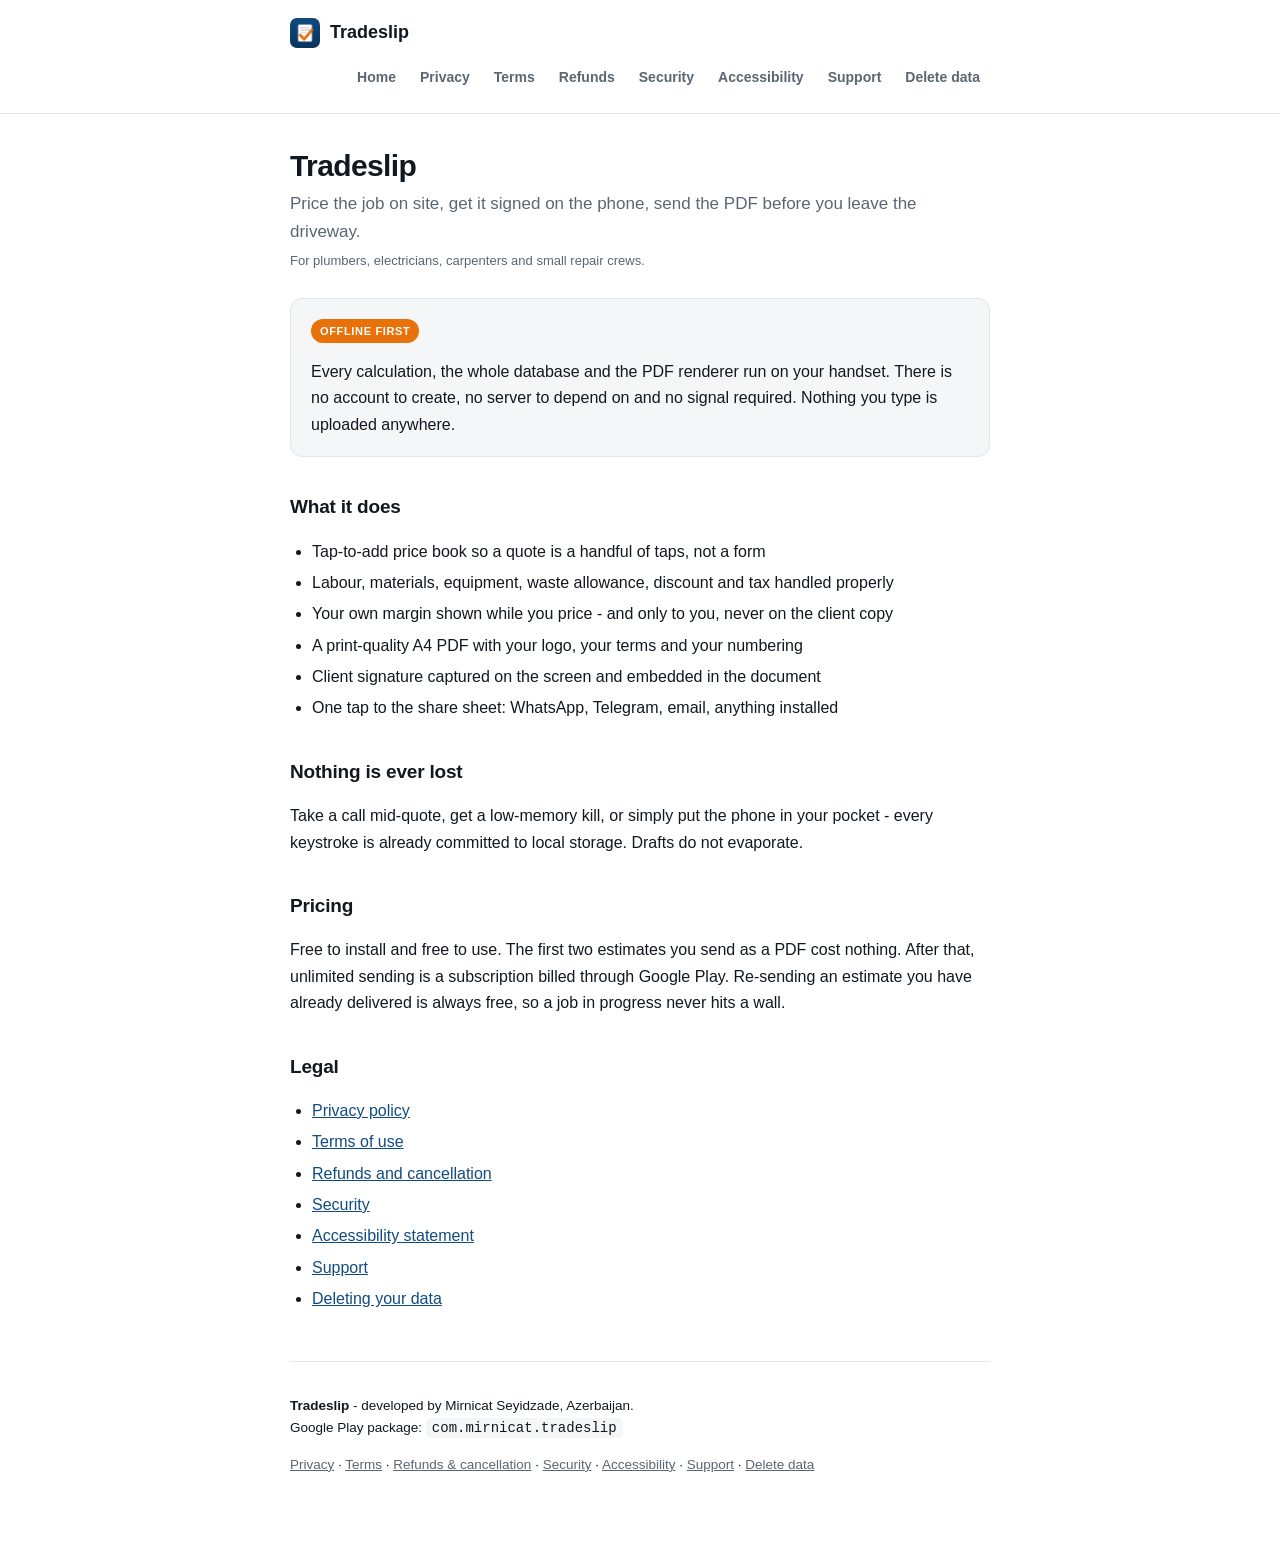
<file: index.html>
<!doctype html>
<html lang="en">
<head>
<meta charset="utf-8">
<meta name="viewport" content="width=device-width, initial-scale=1">
<title>Estimates and invoices in 60 seconds - Tradeslip</title>
<meta name="description" content="Tradeslip - offline estimate and invoice app for trades. Estimates and invoices in 60 seconds.">
<link rel="icon" href="icon.png">
<link rel="stylesheet" href="style.css">
</head>
<body>
<header><div class="bar">
  <a class="logo" href="./index.html"><img src="icon.png" alt=""> Tradeslip</a>
  <nav>
    <a href="./index.html">Home</a>
    <a href="./privacy.html">Privacy</a>
    <a href="./terms.html">Terms</a>
    <a href="./refunds.html">Refunds</a>
    <a href="./security.html">Security</a>
    <a href="./accessibility.html">Accessibility</a>
    <a href="./support.html">Support</a>
    <a href="./delete-data.html">Delete data</a>
  </nav>
</div></header>
<main class="wrap">

<h1>Tradeslip</h1>
<p class="lede">Price the job on site, get it signed on the phone, send the PDF before you leave the driveway.</p>
<p class="updated">For plumbers, electricians, carpenters and small repair crews.</p>

<div class="card">
<p><span class="tag">Offline first</span></p>
<p>Every calculation, the whole database and the PDF renderer run on your handset.
There is no account to create, no server to depend on and no signal required.
Nothing you type is uploaded anywhere.</p>
</div>

<h2>What it does</h2>
<ul>
<li>Tap-to-add price book so a quote is a handful of taps, not a form</li>
<li>Labour, materials, equipment, waste allowance, discount and tax handled properly</li>
<li>Your own margin shown while you price - and only to you, never on the client copy</li>
<li>A print-quality A4 PDF with your logo, your terms and your numbering</li>
<li>Client signature captured on the screen and embedded in the document</li>
<li>One tap to the share sheet: WhatsApp, Telegram, email, anything installed</li>
</ul>

<h2>Nothing is ever lost</h2>
<p>Take a call mid-quote, get a low-memory kill, or simply put the phone in your
pocket - every keystroke is already committed to local storage. Drafts do not
evaporate.</p>

<h2>Pricing</h2>
<p>Free to install and free to use. The first two estimates you send as a PDF cost
nothing. After that, unlimited sending is a subscription billed through Google Play.
Re-sending an estimate you have already delivered is always free, so a job in
progress never hits a wall.</p>

<h2>Legal</h2>
<ul>
<li><a href="./privacy.html">Privacy policy</a></li>
<li><a href="./terms.html">Terms of use</a></li>
<li><a href="./refunds.html">Refunds and cancellation</a></li>
<li><a href="./security.html">Security</a></li>
<li><a href="./accessibility.html">Accessibility statement</a></li>
<li><a href="./support.html">Support</a></li>
<li><a href="./delete-data.html">Deleting your data</a></li>
</ul>

<footer>
  <p><strong>Tradeslip</strong> - developed by Mirnicat Seyidzade, Azerbaijan.<br>
  Google Play package: <code>com.mirnicat.tradeslip</code></p>
  <p><a href="./privacy.html">Privacy</a> &middot; <a href="./terms.html">Terms</a> &middot;
     <a href="./refunds.html">Refunds &amp; cancellation</a> &middot;
     <a href="./security.html">Security</a> &middot;
     <a href="./accessibility.html">Accessibility</a> &middot;
     <a href="./support.html">Support</a> &middot; <a href="./delete-data.html">Delete data</a></p>
</footer>
</main>
</body>
</html>
</file>
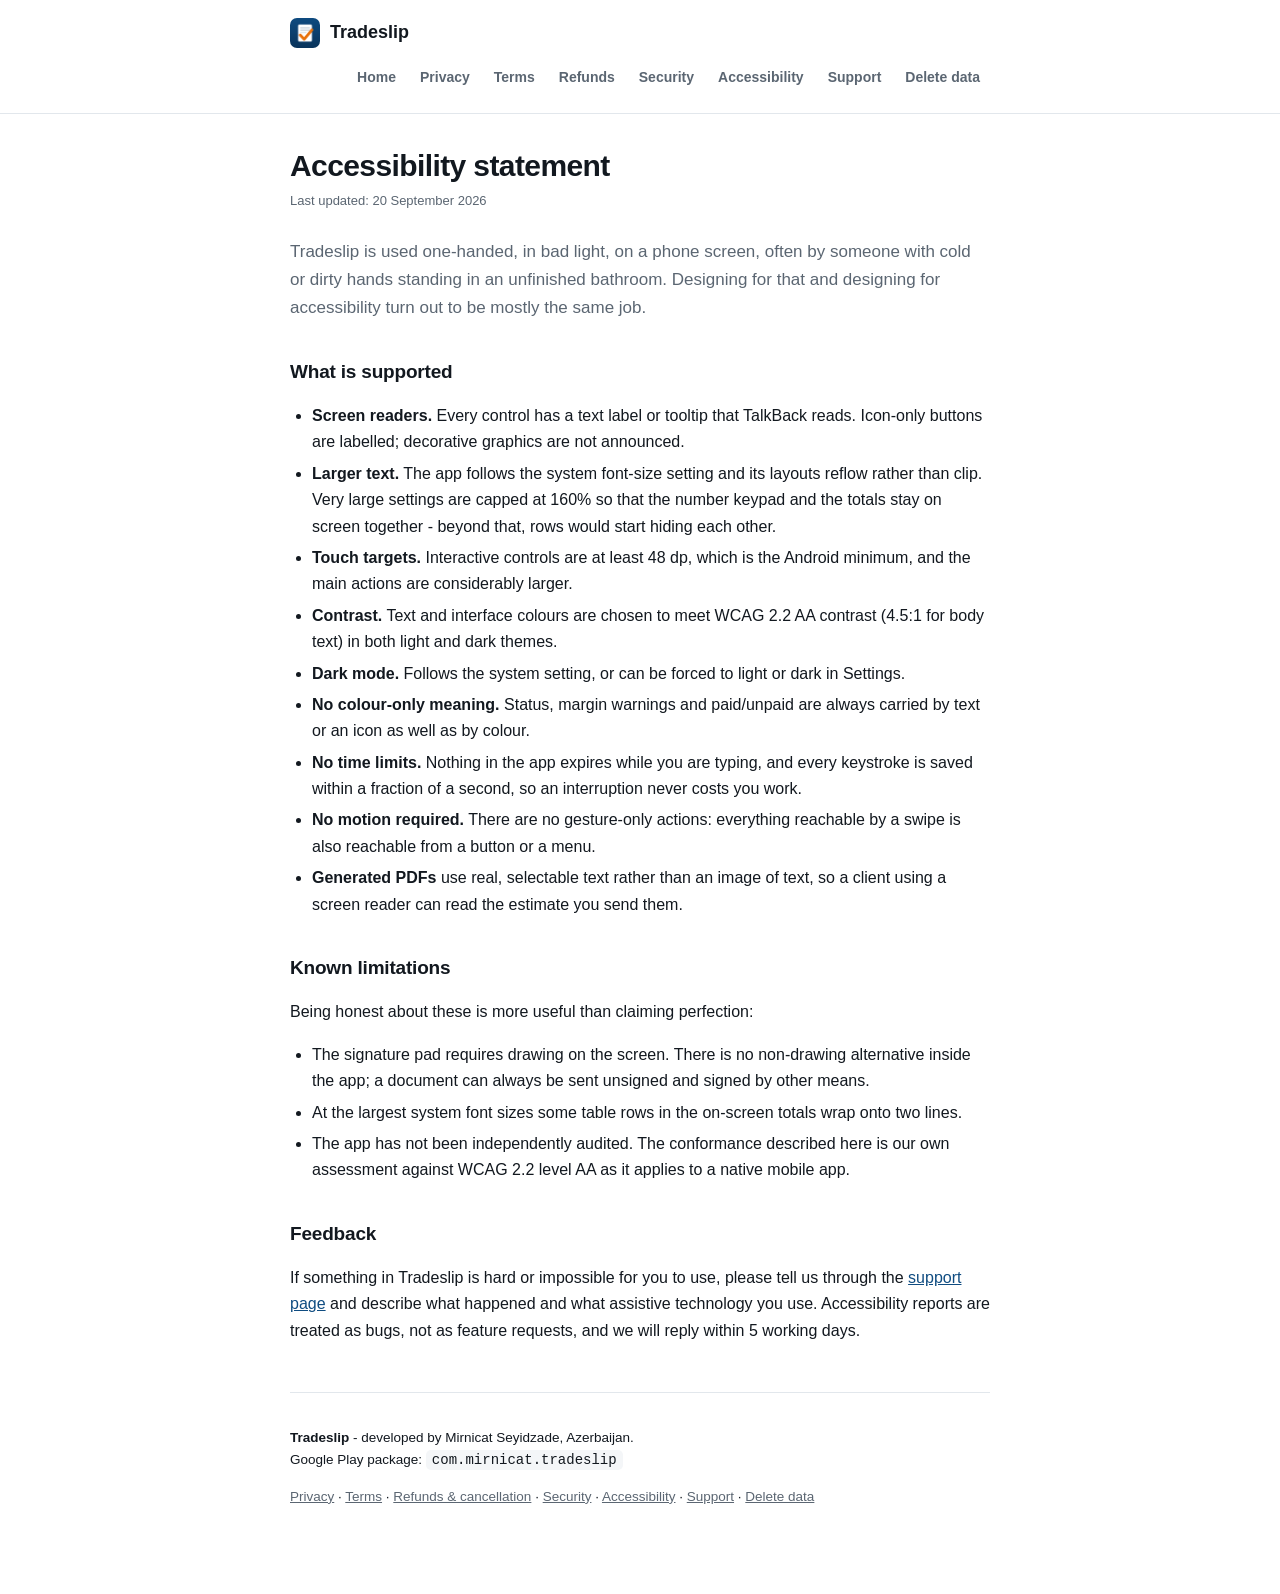
<file: accessibility.html>
<!doctype html>
<html lang="en">
<head>
<meta charset="utf-8">
<meta name="viewport" content="width=device-width, initial-scale=1">
<title>Accessibility - Tradeslip</title>
<meta name="description" content="Tradeslip accessibility statement - what is supported, what is known to be imperfect, and how to tell us.">
<link rel="icon" href="icon.png">
<link rel="stylesheet" href="style.css">
</head>
<body>
<header><div class="bar">
  <a class="logo" href="./index.html"><img src="icon.png" alt=""> Tradeslip</a>
  <nav>
    <a href="./index.html">Home</a>
    <a href="./privacy.html">Privacy</a>
    <a href="./terms.html">Terms</a>
    <a href="./refunds.html">Refunds</a>
    <a href="./security.html">Security</a>
    <a href="./accessibility.html">Accessibility</a>
    <a href="./support.html">Support</a>
    <a href="./delete-data.html">Delete data</a>
  </nav>
</div></header>
<main class="wrap">

<h1>Accessibility statement</h1>
<p class="updated">Last updated: 20 September 2026</p>

<p class="lede">Tradeslip is used one-handed, in bad light, on a phone screen, often by
someone with cold or dirty hands standing in an unfinished bathroom. Designing for that
and designing for accessibility turn out to be mostly the same job.</p>

<h2>What is supported</h2>
<ul>
<li><strong>Screen readers.</strong> Every control has a text label or tooltip that
    TalkBack reads. Icon-only buttons are labelled; decorative graphics are not
    announced.</li>
<li><strong>Larger text.</strong> The app follows the system font-size setting and its
    layouts reflow rather than clip. Very large settings are capped at 160% so that the
    number keypad and the totals stay on screen together - beyond that, rows would
    start hiding each other.</li>
<li><strong>Touch targets.</strong> Interactive controls are at least 48&nbsp;dp, which
    is the Android minimum, and the main actions are considerably larger.</li>
<li><strong>Contrast.</strong> Text and interface colours are chosen to meet WCAG 2.2
    AA contrast (4.5:1 for body text) in both light and dark themes.</li>
<li><strong>Dark mode.</strong> Follows the system setting, or can be forced to light
    or dark in Settings.</li>
<li><strong>No colour-only meaning.</strong> Status, margin warnings and paid/unpaid
    are always carried by text or an icon as well as by colour.</li>
<li><strong>No time limits.</strong> Nothing in the app expires while you are typing,
    and every keystroke is saved within a fraction of a second, so an interruption
    never costs you work.</li>
<li><strong>No motion required.</strong> There are no gesture-only actions: everything
    reachable by a swipe is also reachable from a button or a menu.</li>
<li><strong>Generated PDFs</strong> use real, selectable text rather than an image of
    text, so a client using a screen reader can read the estimate you send them.</li>
</ul>

<h2>Known limitations</h2>
<p>Being honest about these is more useful than claiming perfection:</p>
<ul>
<li>The signature pad requires drawing on the screen. There is no non-drawing
    alternative inside the app; a document can always be sent unsigned and signed by
    other means.</li>
<li>At the largest system font sizes some table rows in the on-screen totals wrap onto
    two lines.</li>
<li>The app has not been independently audited. The conformance described here is our
    own assessment against WCAG 2.2 level AA as it applies to a native mobile app.</li>
</ul>

<h2>Feedback</h2>
<p>If something in Tradeslip is hard or impossible for you to use, please tell us
through the <a href="./support.html">support page</a> and describe what happened and
what assistive technology you use. Accessibility reports are treated as bugs, not as
feature requests, and we will reply within 5 working days.</p>


<footer>
  <p><strong>Tradeslip</strong> - developed by Mirnicat Seyidzade, Azerbaijan.<br>
  Google Play package: <code>com.mirnicat.tradeslip</code></p>
  <p><a href="./privacy.html">Privacy</a> &middot; <a href="./terms.html">Terms</a> &middot;
     <a href="./refunds.html">Refunds &amp; cancellation</a> &middot;
     <a href="./security.html">Security</a> &middot;
     <a href="./accessibility.html">Accessibility</a> &middot;
     <a href="./support.html">Support</a> &middot; <a href="./delete-data.html">Delete data</a></p>
</footer>
</main>
</body>
</html>
</file>
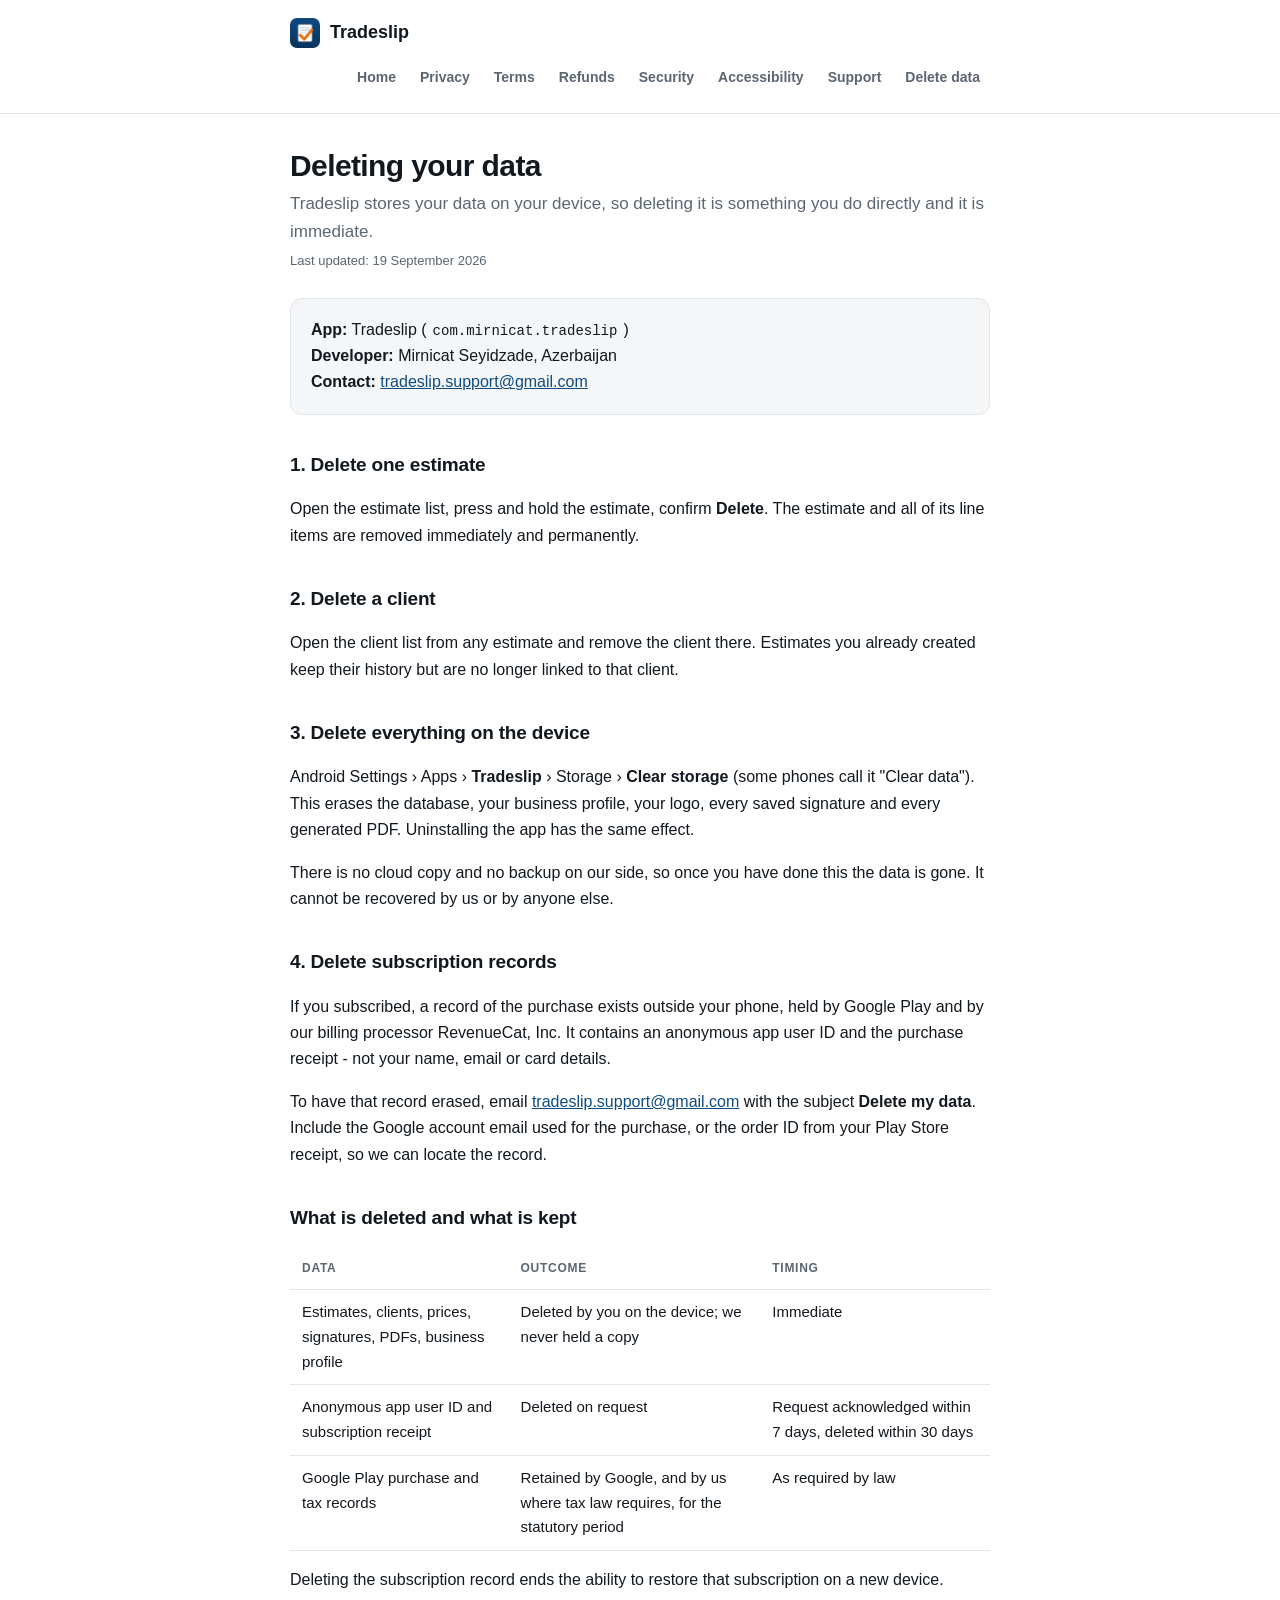
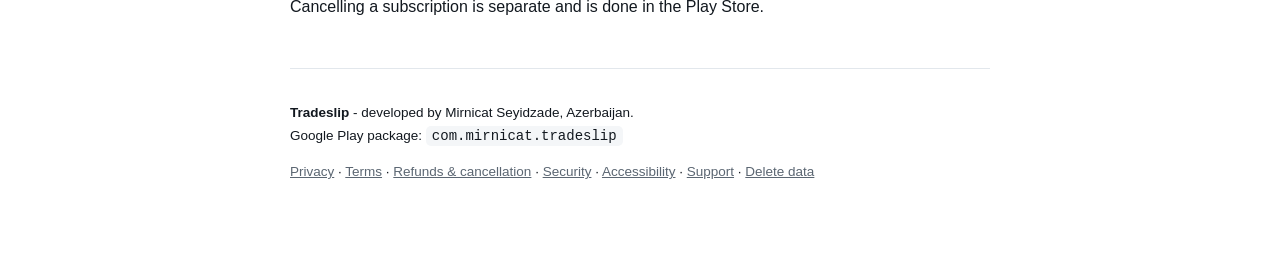
<file: delete-data.html>
<!doctype html>
<html lang="en">
<head>
<meta charset="utf-8">
<meta name="viewport" content="width=device-width, initial-scale=1">
<title>Delete your data - Tradeslip</title>
<meta name="description" content="Tradeslip - offline estimate and invoice app for trades. Delete your data.">
<link rel="icon" href="icon.png">
<link rel="stylesheet" href="style.css">
</head>
<body>
<header><div class="bar">
  <a class="logo" href="./index.html"><img src="icon.png" alt=""> Tradeslip</a>
  <nav>
    <a href="./index.html">Home</a>
    <a href="./privacy.html">Privacy</a>
    <a href="./terms.html">Terms</a>
    <a href="./refunds.html">Refunds</a>
    <a href="./security.html">Security</a>
    <a href="./accessibility.html">Accessibility</a>
    <a href="./support.html">Support</a>
    <a href="./delete-data.html">Delete data</a>
  </nav>
</div></header>
<main class="wrap">

<h1>Deleting your data</h1>
<p class="lede">Tradeslip stores your data on your device, so deleting it is something you do directly and it is immediate.</p>
<p class="updated">Last updated: 19 September 2026</p>

<div class="card">
<p><strong>App:</strong> Tradeslip (<code>com.mirnicat.tradeslip</code>)<br>
<strong>Developer:</strong> Mirnicat Seyidzade, Azerbaijan<br>
<strong>Contact:</strong> <a href="mailto:tradeslip.support@gmail.com">tradeslip.support@gmail.com</a></p>
</div>

<h2>1. Delete one estimate</h2>
<p>Open the estimate list, press and hold the estimate, confirm <strong>Delete</strong>.
The estimate and all of its line items are removed immediately and permanently.</p>

<h2>2. Delete a client</h2>
<p>Open the client list from any estimate and remove the client there. Estimates you
already created keep their history but are no longer linked to that client.</p>

<h2>3. Delete everything on the device</h2>
<p>Android Settings &rsaquo; Apps &rsaquo; <strong>Tradeslip</strong> &rsaquo; Storage &rsaquo;
<strong>Clear storage</strong> (some phones call it "Clear data"). This erases the database,
your business profile, your logo, every saved signature and every generated PDF.
Uninstalling the app has the same effect.</p>
<p>There is no cloud copy and no backup on our side, so once you have done this the
data is gone. It cannot be recovered by us or by anyone else.</p>

<h2>4. Delete subscription records</h2>
<p>If you subscribed, a record of the purchase exists outside your phone, held by
Google Play and by our billing processor RevenueCat, Inc. It contains an anonymous
app user ID and the purchase receipt - not your name, email or card details.</p>
<p>To have that record erased, email
<a href="mailto:tradeslip.support@gmail.com">tradeslip.support@gmail.com</a> with the
subject <strong>Delete my data</strong>. Include the Google account email used for the
purchase, or the order ID from your Play Store receipt, so we can locate the record.</p>

<h2>What is deleted and what is kept</h2>
<table>
<tr><th>Data</th><th>Outcome</th><th>Timing</th></tr>
<tr><td>Estimates, clients, prices, signatures, PDFs, business profile</td>
    <td>Deleted by you on the device; we never held a copy</td><td>Immediate</td></tr>
<tr><td>Anonymous app user ID and subscription receipt</td>
    <td>Deleted on request</td>
    <td>Request acknowledged within 7 days, deleted within 30 days</td></tr>
<tr><td>Google Play purchase and tax records</td>
    <td>Retained by Google, and by us where tax law requires, for the statutory period</td>
    <td>As required by law</td></tr>
</table>
<p>Deleting the subscription record ends the ability to restore that subscription on
a new device. Cancelling a subscription is separate and is done in the Play Store.</p>

<footer>
  <p><strong>Tradeslip</strong> - developed by Mirnicat Seyidzade, Azerbaijan.<br>
  Google Play package: <code>com.mirnicat.tradeslip</code></p>
  <p><a href="./privacy.html">Privacy</a> &middot; <a href="./terms.html">Terms</a> &middot;
     <a href="./refunds.html">Refunds &amp; cancellation</a> &middot;
     <a href="./security.html">Security</a> &middot;
     <a href="./accessibility.html">Accessibility</a> &middot;
     <a href="./support.html">Support</a> &middot; <a href="./delete-data.html">Delete data</a></p>
</footer>
</main>
</body>
</html>
</file>
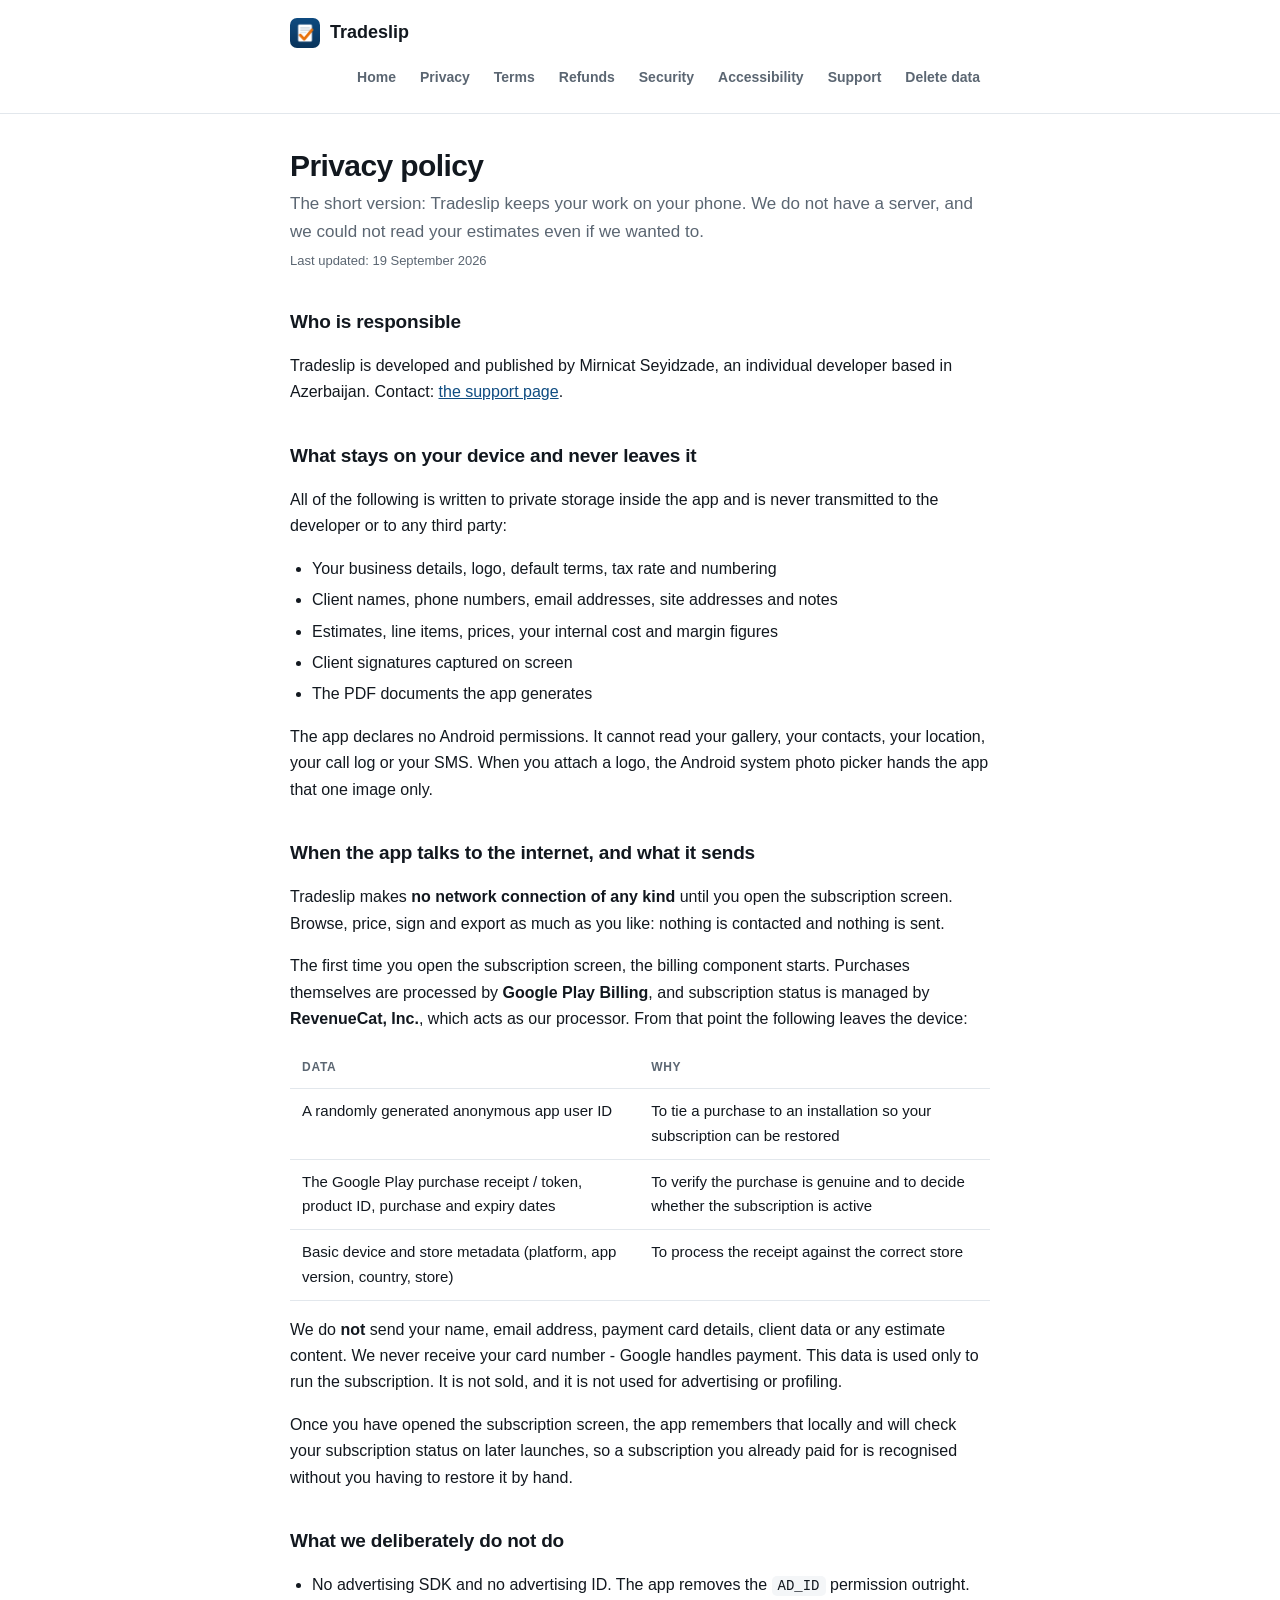
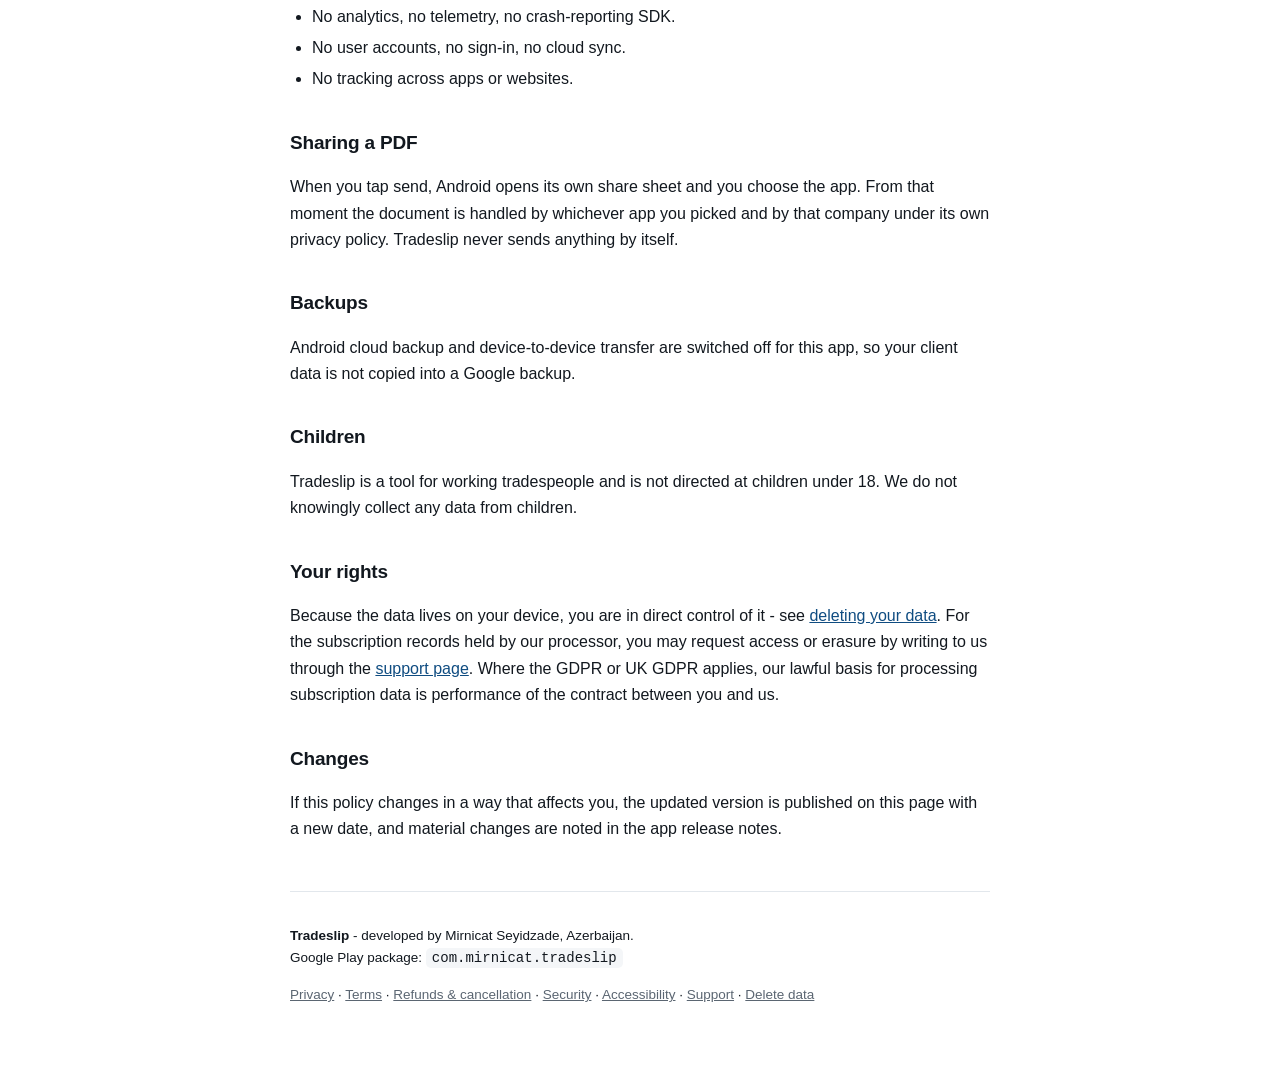
<file: privacy.html>
<!doctype html>
<html lang="en">
<head>
<meta charset="utf-8">
<meta name="viewport" content="width=device-width, initial-scale=1">
<title>Privacy policy - Tradeslip</title>
<meta name="description" content="Tradeslip - offline estimate and invoice app for trades. Privacy policy.">
<link rel="icon" href="icon.png">
<link rel="stylesheet" href="style.css">
</head>
<body>
<header><div class="bar">
  <a class="logo" href="./index.html"><img src="icon.png" alt=""> Tradeslip</a>
  <nav>
    <a href="./index.html">Home</a>
    <a href="./privacy.html">Privacy</a>
    <a href="./terms.html">Terms</a>
    <a href="./refunds.html">Refunds</a>
    <a href="./security.html">Security</a>
    <a href="./accessibility.html">Accessibility</a>
    <a href="./support.html">Support</a>
    <a href="./delete-data.html">Delete data</a>
  </nav>
</div></header>
<main class="wrap">

<h1>Privacy policy</h1>
<p class="lede">The short version: Tradeslip keeps your work on your phone. We do not have a server, and we could not read your estimates even if we wanted to.</p>
<p class="updated">Last updated: 19 September 2026</p>

<h2>Who is responsible</h2>
<p>Tradeslip is developed and published by Mirnicat Seyidzade, an individual
developer based in Azerbaijan. Contact: <a href="./support.html">the support page</a>.</p>

<h2>What stays on your device and never leaves it</h2>
<p>All of the following is written to private storage inside the app and is never
transmitted to the developer or to any third party:</p>
<ul>
<li>Your business details, logo, default terms, tax rate and numbering</li>
<li>Client names, phone numbers, email addresses, site addresses and notes</li>
<li>Estimates, line items, prices, your internal cost and margin figures</li>
<li>Client signatures captured on screen</li>
<li>The PDF documents the app generates</li>
</ul>
<p>The app declares no Android permissions. It cannot read your gallery, your
contacts, your location, your call log or your SMS. When you attach a logo, the
Android system photo picker hands the app that one image only.</p>

<h2>When the app talks to the internet, and what it sends</h2>
<p>Tradeslip makes <strong>no network connection of any kind</strong> until you open the
subscription screen. Browse, price, sign and export as much as you like: nothing
is contacted and nothing is sent.</p>
<p>The first time you open the subscription screen, the billing component starts.
Purchases themselves are processed by <strong>Google Play Billing</strong>, and subscription
status is managed by <strong>RevenueCat, Inc.</strong>, which acts as our processor. From that
point the following leaves the device:</p>
<table>
<tr><th>Data</th><th>Why</th></tr>
<tr><td>A randomly generated anonymous app user ID</td><td>To tie a purchase to an installation so your subscription can be restored</td></tr>
<tr><td>The Google Play purchase receipt / token, product ID, purchase and expiry dates</td><td>To verify the purchase is genuine and to decide whether the subscription is active</td></tr>
<tr><td>Basic device and store metadata (platform, app version, country, store)</td><td>To process the receipt against the correct store</td></tr>
</table>
<p>We do <strong>not</strong> send your name, email address, payment card details, client data or
any estimate content. We never receive your card number - Google handles payment.
This data is used only to run the subscription. It is not sold, and it is not used
for advertising or profiling.</p>
<p>Once you have opened the subscription screen, the app remembers that locally and
will check your subscription status on later launches, so a subscription you
already paid for is recognised without you having to restore it by hand.</p>

<h2>What we deliberately do not do</h2>
<ul>
<li>No advertising SDK and no advertising ID. The app removes the <code>AD_ID</code> permission outright.</li>
<li>No analytics, no telemetry, no crash-reporting SDK.</li>
<li>No user accounts, no sign-in, no cloud sync.</li>
<li>No tracking across apps or websites.</li>
</ul>

<h2>Sharing a PDF</h2>
<p>When you tap send, Android opens its own share sheet and you choose the app.
From that moment the document is handled by whichever app you picked and by that
company under its own privacy policy. Tradeslip never sends anything by itself.</p>

<h2>Backups</h2>
<p>Android cloud backup and device-to-device transfer are switched off for this app,
so your client data is not copied into a Google backup.</p>

<h2>Children</h2>
<p>Tradeslip is a tool for working tradespeople and is not directed at children
under 18. We do not knowingly collect any data from children.</p>

<h2>Your rights</h2>
<p>Because the data lives on your device, you are in direct control of it - see
<a href="./delete-data.html">deleting your data</a>. For the subscription records held
by our processor, you may request access or erasure by writing to us through the
<a href="./support.html">support page</a>. Where the GDPR or UK GDPR applies, our
lawful basis for processing subscription data is performance of the contract
between you and us.</p>

<h2>Changes</h2>
<p>If this policy changes in a way that affects you, the updated version is published
on this page with a new date, and material changes are noted in the app release notes.</p>

<footer>
  <p><strong>Tradeslip</strong> - developed by Mirnicat Seyidzade, Azerbaijan.<br>
  Google Play package: <code>com.mirnicat.tradeslip</code></p>
  <p><a href="./privacy.html">Privacy</a> &middot; <a href="./terms.html">Terms</a> &middot;
     <a href="./refunds.html">Refunds &amp; cancellation</a> &middot;
     <a href="./security.html">Security</a> &middot;
     <a href="./accessibility.html">Accessibility</a> &middot;
     <a href="./support.html">Support</a> &middot; <a href="./delete-data.html">Delete data</a></p>
</footer>
</main>
</body>
</html>
</file>
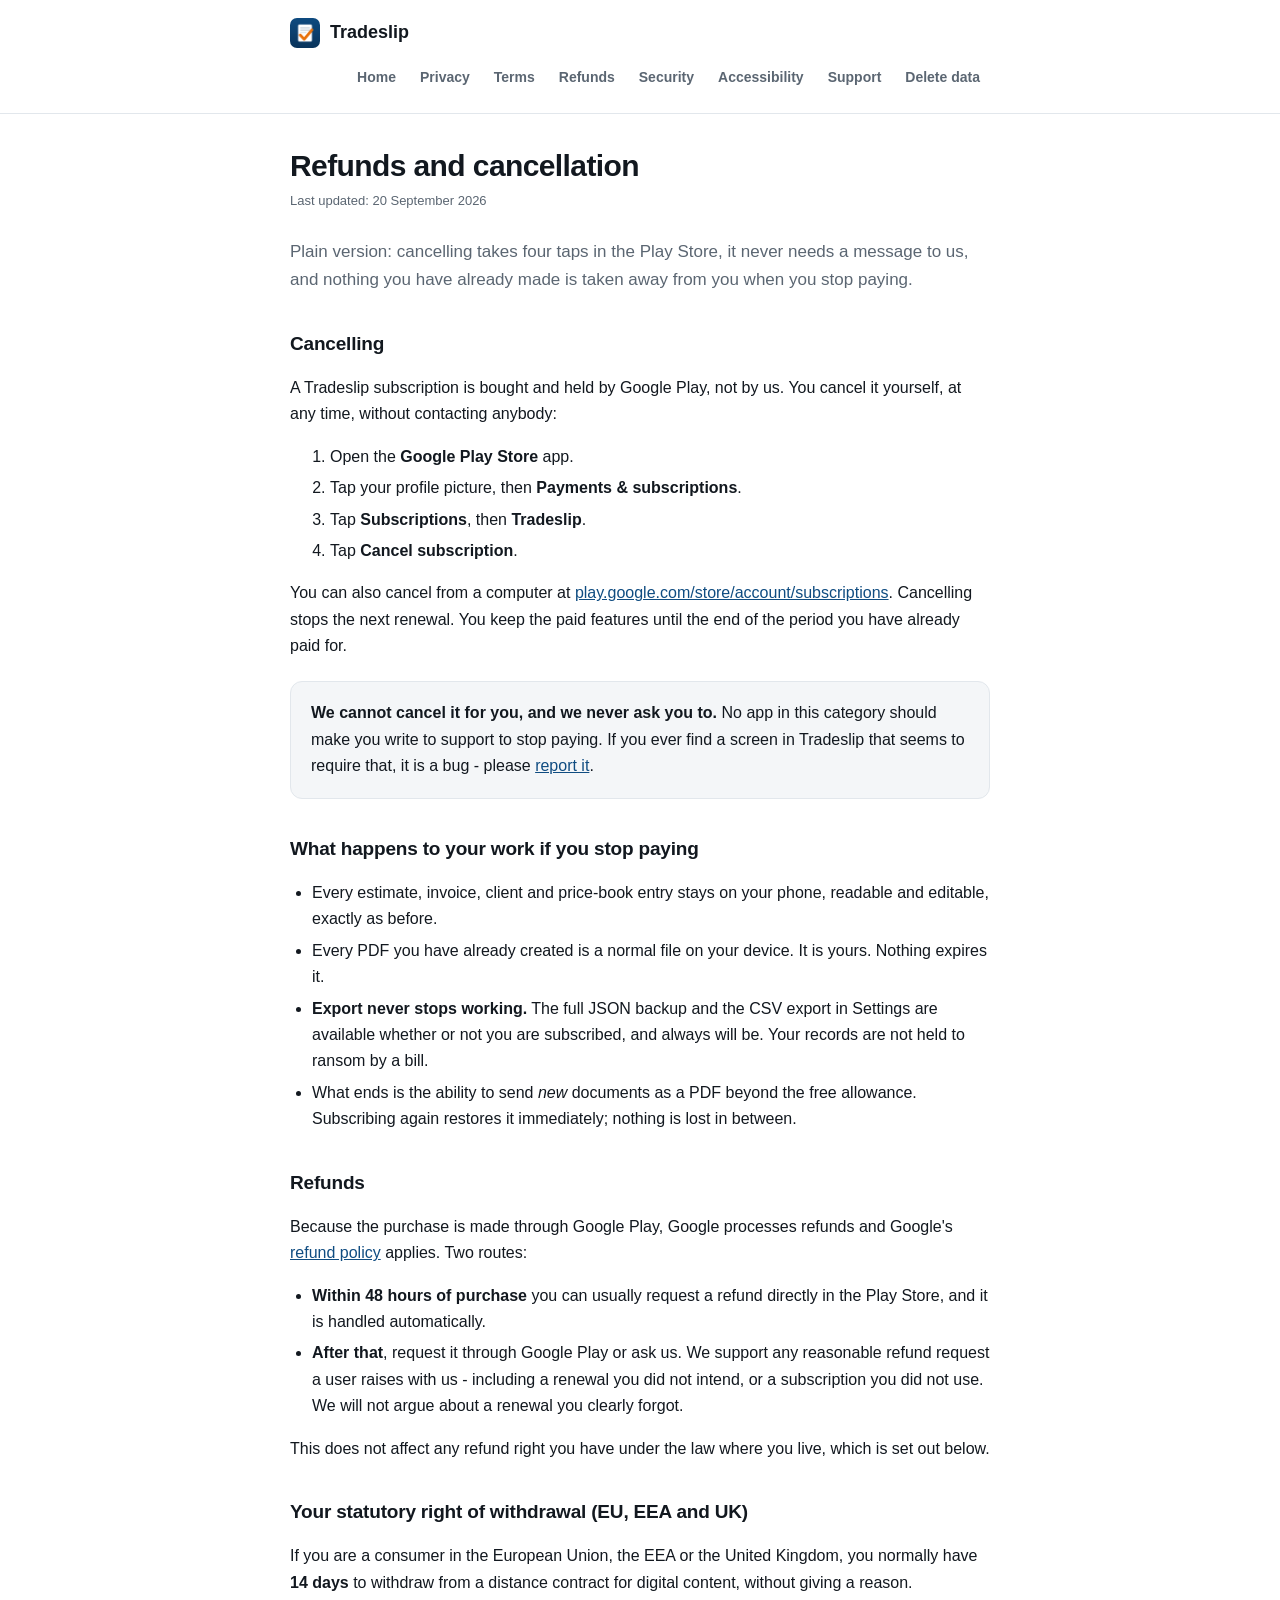
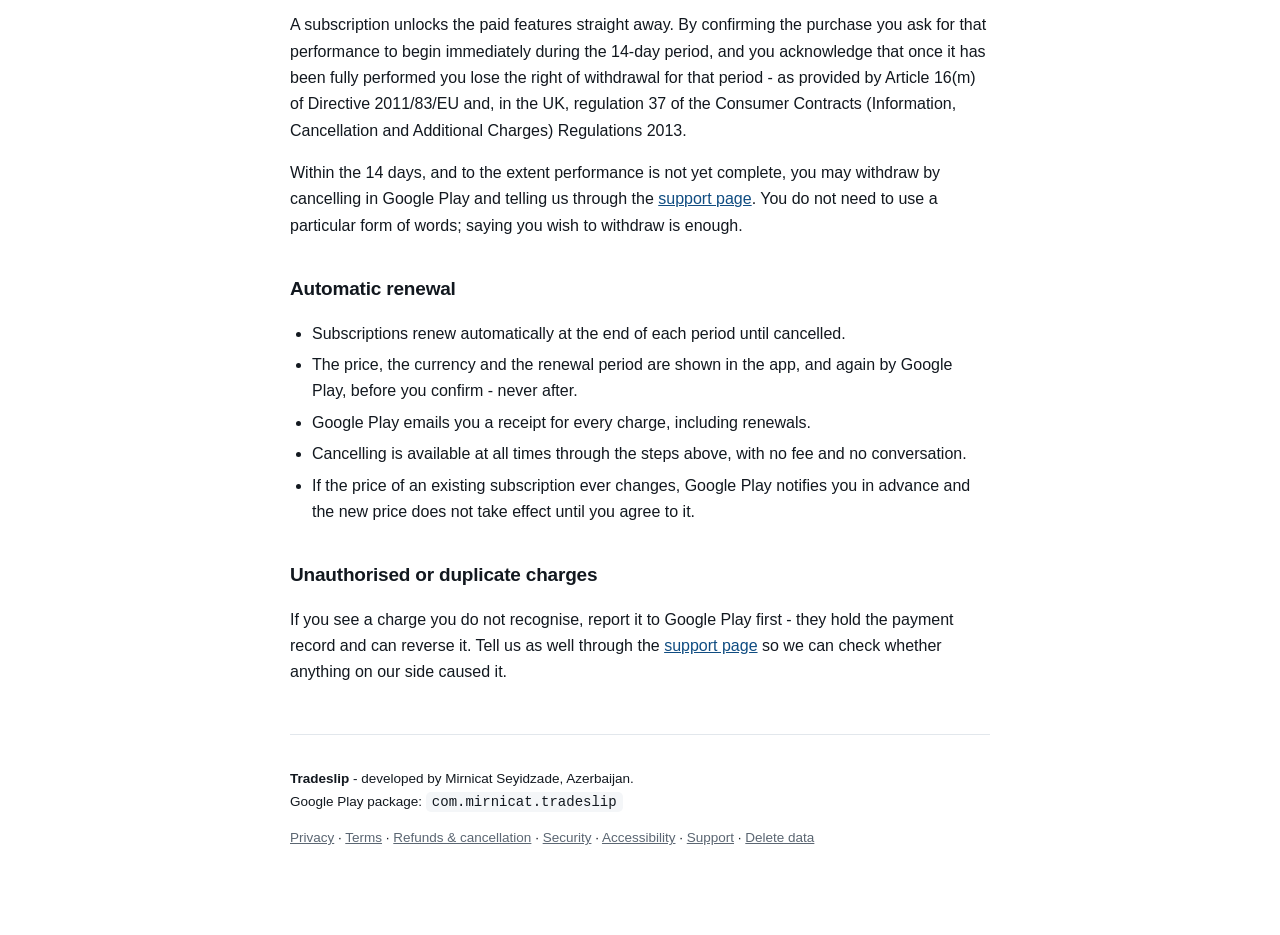
<file: refunds.html>
<!doctype html>
<html lang="en">
<head>
<meta charset="utf-8">
<meta name="viewport" content="width=device-width, initial-scale=1">
<title>Refunds and cancellation - Tradeslip</title>
<meta name="description" content="How to cancel a Tradeslip subscription, and how refunds and the EU/UK right of withdrawal work.">
<link rel="icon" href="icon.png">
<link rel="stylesheet" href="style.css">
</head>
<body>
<header><div class="bar">
  <a class="logo" href="./index.html"><img src="icon.png" alt=""> Tradeslip</a>
  <nav>
    <a href="./index.html">Home</a>
    <a href="./privacy.html">Privacy</a>
    <a href="./terms.html">Terms</a>
    <a href="./refunds.html">Refunds</a>
    <a href="./security.html">Security</a>
    <a href="./accessibility.html">Accessibility</a>
    <a href="./support.html">Support</a>
    <a href="./delete-data.html">Delete data</a>
  </nav>
</div></header>
<main class="wrap">

<h1>Refunds and cancellation</h1>
<p class="updated">Last updated: 20 September 2026</p>

<p class="lede">Plain version: cancelling takes four taps in the Play Store, it never
needs a message to us, and nothing you have already made is taken away from you when
you stop paying.</p>

<h2>Cancelling</h2>
<p>A Tradeslip subscription is bought and held by Google Play, not by us. You cancel
it yourself, at any time, without contacting anybody:</p>
<ol>
<li>Open the <strong>Google Play Store</strong> app.</li>
<li>Tap your profile picture, then <strong>Payments &amp; subscriptions</strong>.</li>
<li>Tap <strong>Subscriptions</strong>, then <strong>Tradeslip</strong>.</li>
<li>Tap <strong>Cancel subscription</strong>.</li>
</ol>
<p>You can also cancel from a computer at
<a href="https://play.google.com/store/account/subscriptions" rel="noopener">play.google.com/store/account/subscriptions</a>.
Cancelling stops the next renewal. You keep the paid features until the end of the
period you have already paid for.</p>

<div class="card">
<p><strong>We cannot cancel it for you, and we never ask you to.</strong> No app in this
category should make you write to support to stop paying. If you ever find a screen in
Tradeslip that seems to require that, it is a bug - please
<a href="./support.html">report it</a>.</p>
</div>

<h2>What happens to your work if you stop paying</h2>
<ul>
<li>Every estimate, invoice, client and price-book entry stays on your phone, readable
    and editable, exactly as before.</li>
<li>Every PDF you have already created is a normal file on your device. It is yours.
    Nothing expires it.</li>
<li><strong>Export never stops working.</strong> The full JSON backup and the CSV export
    in Settings are available whether or not you are subscribed, and always will be. Your
    records are not held to ransom by a bill.</li>
<li>What ends is the ability to send <em>new</em> documents as a PDF beyond the free
    allowance. Subscribing again restores it immediately; nothing is lost in between.</li>
</ul>

<h2>Refunds</h2>
<p>Because the purchase is made through Google Play, Google processes refunds and
Google's <a href="https://support.google.com/googleplay/answer/2479637" rel="noopener">refund
policy</a> applies. Two routes:</p>
<ul>
<li><strong>Within 48 hours of purchase</strong> you can usually request a refund
    directly in the Play Store, and it is handled automatically.</li>
<li><strong>After that</strong>, request it through Google Play or ask us. We support
    any reasonable refund request a user raises with us - including a renewal you did not
    intend, or a subscription you did not use. We will not argue about a renewal you
    clearly forgot.</li>
</ul>
<p>This does not affect any refund right you have under the law where you live, which
is set out below.</p>

<h2>Your statutory right of withdrawal (EU, EEA and UK)</h2>
<p>If you are a consumer in the European Union, the EEA or the United Kingdom, you
normally have <strong>14 days</strong> to withdraw from a distance contract for digital
content, without giving a reason.</p>
<p>A subscription unlocks the paid features straight away. By confirming the purchase
you ask for that performance to begin immediately during the 14-day period, and you
acknowledge that once it has been fully performed you lose the right of withdrawal for
that period - as provided by Article 16(m) of Directive 2011/83/EU and, in the UK,
regulation 37 of the Consumer Contracts (Information, Cancellation and Additional
Charges) Regulations 2013.</p>
<p>Within the 14 days, and to the extent performance is not yet complete, you may
withdraw by cancelling in Google Play and telling us through the
<a href="./support.html">support page</a>. You do not need to use a particular form of
words; saying you wish to withdraw is enough.</p>

<h2>Automatic renewal</h2>
<ul>
<li>Subscriptions renew automatically at the end of each period until cancelled.</li>
<li>The price, the currency and the renewal period are shown in the app, and again by
    Google Play, before you confirm - never after.</li>
<li>Google Play emails you a receipt for every charge, including renewals.</li>
<li>Cancelling is available at all times through the steps above, with no fee and no
    conversation.</li>
<li>If the price of an existing subscription ever changes, Google Play notifies you in
    advance and the new price does not take effect until you agree to it.</li>
</ul>

<h2>Unauthorised or duplicate charges</h2>
<p>If you see a charge you do not recognise, report it to Google Play first - they hold
the payment record and can reverse it. Tell us as well through the
<a href="./support.html">support page</a> so we can check whether anything on our side
caused it.</p>


<footer>
  <p><strong>Tradeslip</strong> - developed by Mirnicat Seyidzade, Azerbaijan.<br>
  Google Play package: <code>com.mirnicat.tradeslip</code></p>
  <p><a href="./privacy.html">Privacy</a> &middot; <a href="./terms.html">Terms</a> &middot;
     <a href="./refunds.html">Refunds &amp; cancellation</a> &middot;
     <a href="./security.html">Security</a> &middot;
     <a href="./accessibility.html">Accessibility</a> &middot;
     <a href="./support.html">Support</a> &middot; <a href="./delete-data.html">Delete data</a></p>
</footer>
</main>
</body>
</html>
</file>
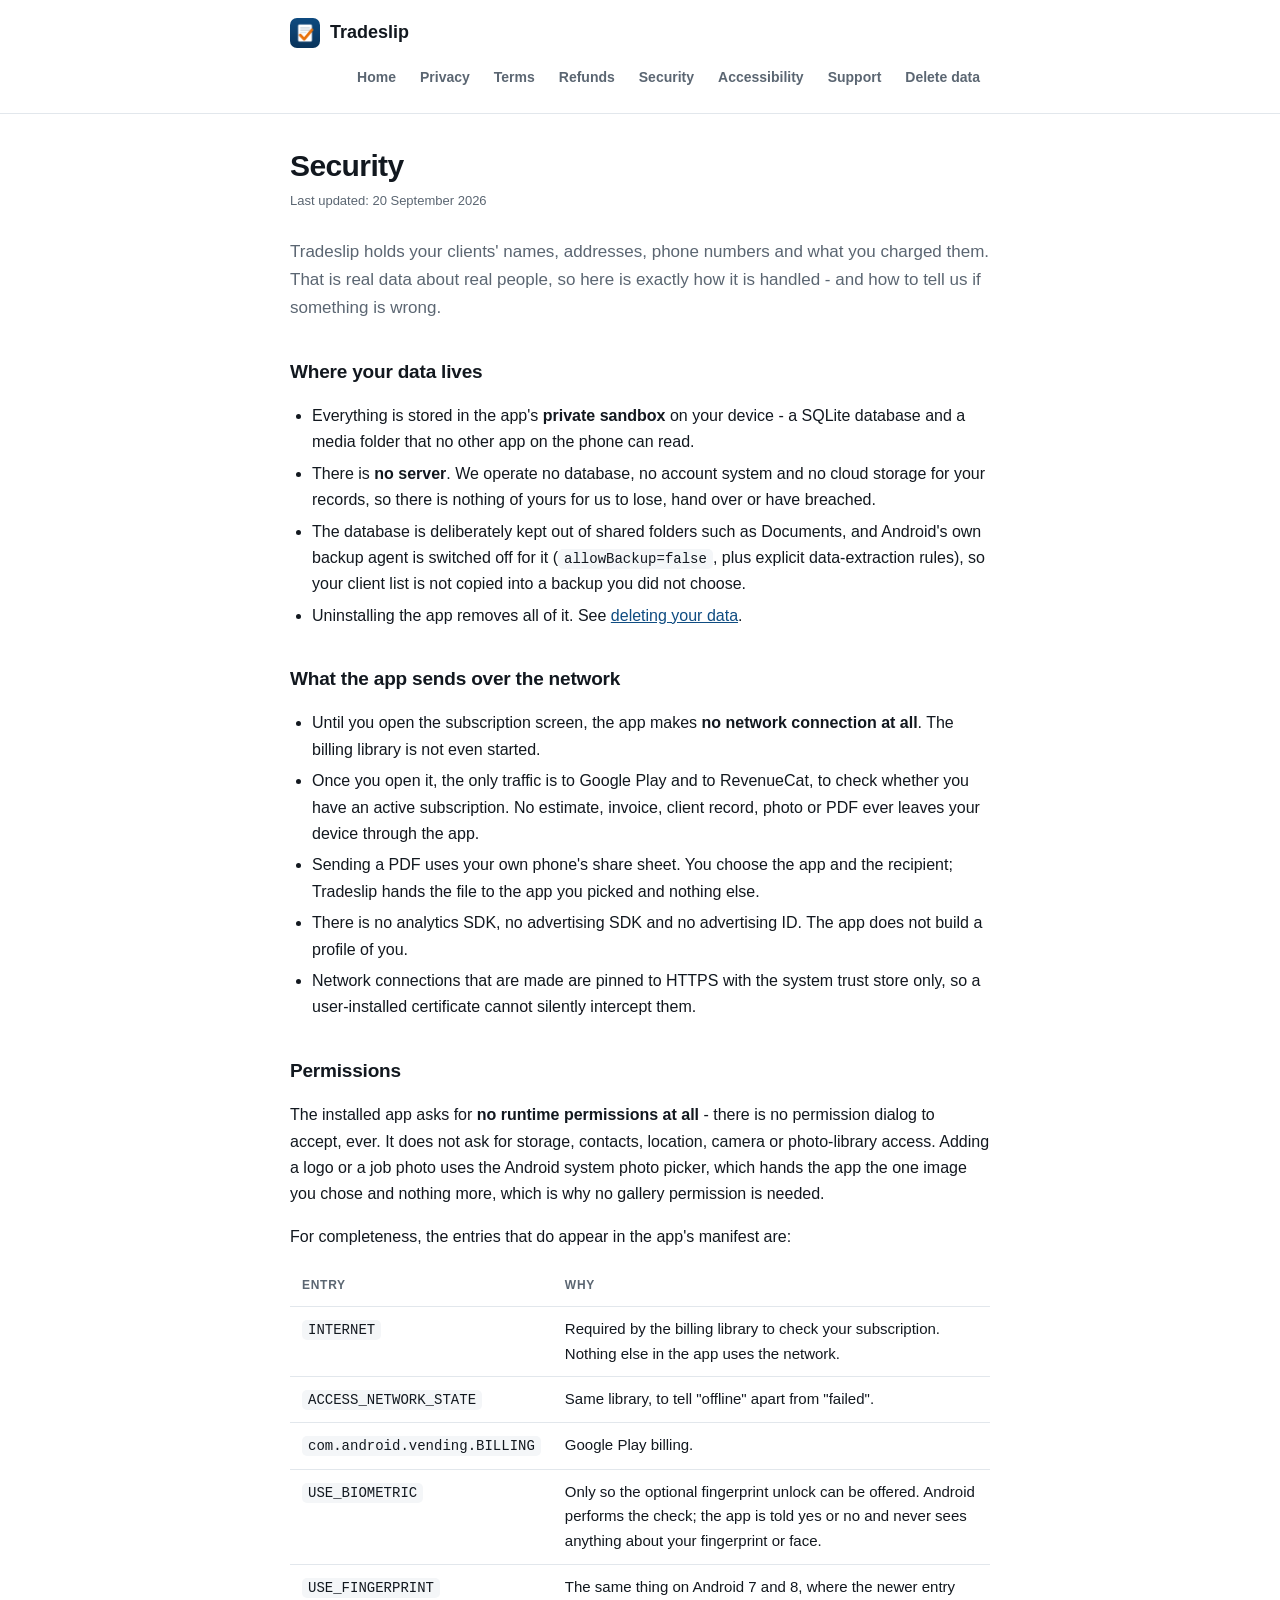
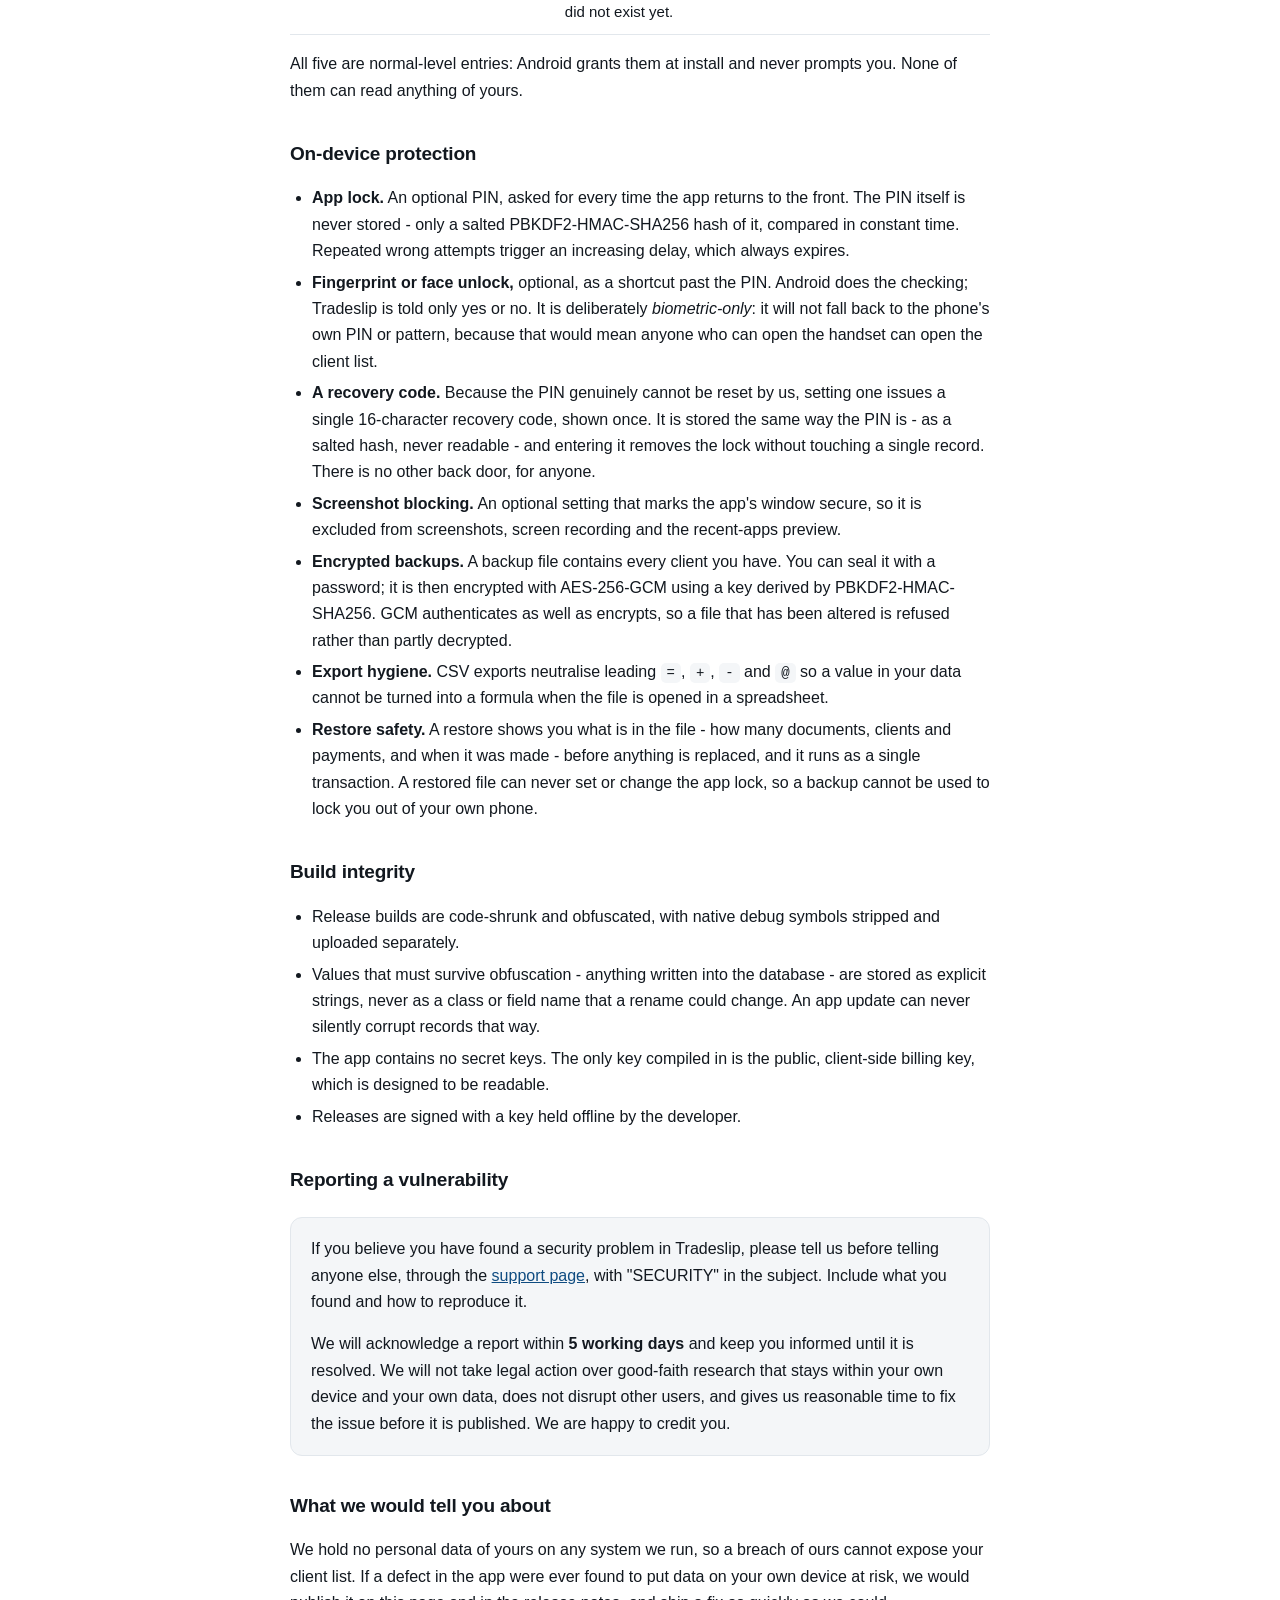
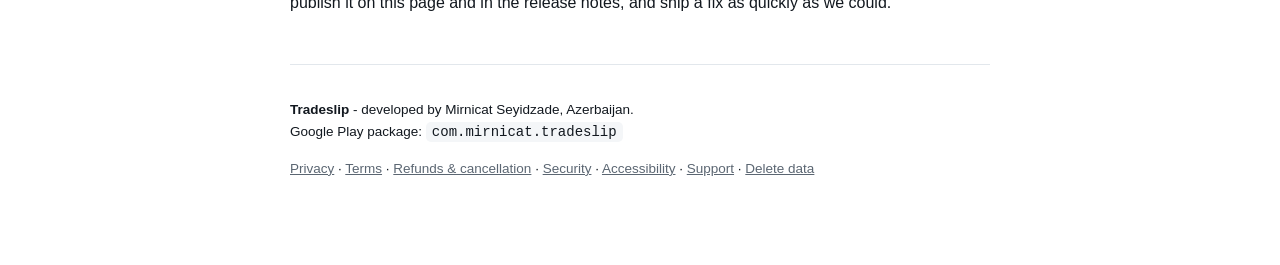
<file: security.html>
<!doctype html>
<html lang="en">
<head>
<meta charset="utf-8">
<meta name="viewport" content="width=device-width, initial-scale=1">
<title>Security - Tradeslip</title>
<meta name="description" content="How Tradeslip protects your data, what it does not collect, and how to report a security issue.">
<link rel="icon" href="icon.png">
<link rel="stylesheet" href="style.css">
</head>
<body>
<header><div class="bar">
  <a class="logo" href="./index.html"><img src="icon.png" alt=""> Tradeslip</a>
  <nav>
    <a href="./index.html">Home</a>
    <a href="./privacy.html">Privacy</a>
    <a href="./terms.html">Terms</a>
    <a href="./refunds.html">Refunds</a>
    <a href="./security.html">Security</a>
    <a href="./accessibility.html">Accessibility</a>
    <a href="./support.html">Support</a>
    <a href="./delete-data.html">Delete data</a>
  </nav>
</div></header>
<main class="wrap">

<h1>Security</h1>
<p class="updated">Last updated: 20 September 2026</p>

<p class="lede">Tradeslip holds your clients' names, addresses, phone numbers and what
you charged them. That is real data about real people, so here is exactly how it is
handled - and how to tell us if something is wrong.</p>

<h2>Where your data lives</h2>
<ul>
<li>Everything is stored in the app's <strong>private sandbox</strong> on your device -
    a SQLite database and a media folder that no other app on the phone can read.</li>
<li>There is <strong>no server</strong>. We operate no database, no account system and
    no cloud storage for your records, so there is nothing of yours for us to lose,
    hand over or have breached.</li>
<li>The database is deliberately kept out of shared folders such as Documents, and
    Android's own backup agent is switched off for it
    (<code>allowBackup=false</code>, plus explicit data-extraction rules), so your
    client list is not copied into a backup you did not choose.</li>
<li>Uninstalling the app removes all of it. See <a href="./delete-data.html">deleting
    your data</a>.</li>
</ul>

<h2>What the app sends over the network</h2>
<ul>
<li>Until you open the subscription screen, the app makes <strong>no network
    connection at all</strong>. The billing library is not even started.</li>
<li>Once you open it, the only traffic is to Google Play and to RevenueCat, to check
    whether you have an active subscription. No estimate, invoice, client record,
    photo or PDF ever leaves your device through the app.</li>
<li>Sending a PDF uses your own phone's share sheet. You choose the app and the
    recipient; Tradeslip hands the file to the app you picked and nothing else.</li>
<li>There is no analytics SDK, no advertising SDK and no advertising ID. The app does
    not build a profile of you.</li>
<li>Network connections that are made are pinned to HTTPS with the system trust store
    only, so a user-installed certificate cannot silently intercept them.</li>
</ul>

<h2>Permissions</h2>
<p>The installed app asks for <strong>no runtime permissions at all</strong> - there is
no permission dialog to accept, ever. It does not ask for storage, contacts, location,
camera or photo-library access. Adding a logo or a job photo uses the Android system
photo picker, which hands the app the one image you chose and nothing more, which is
why no gallery permission is needed.</p>
<p>For completeness, the entries that do appear in the app's manifest are:</p>
<table>
<tr><th>Entry</th><th>Why</th></tr>
<tr><td><code>INTERNET</code></td><td>Required by the billing library to check your subscription. Nothing else in the app uses the network.</td></tr>
<tr><td><code>ACCESS_NETWORK_STATE</code></td><td>Same library, to tell "offline" apart from "failed".</td></tr>
<tr><td><code>com.android.vending.BILLING</code></td><td>Google Play billing.</td></tr>
<tr><td><code>USE_BIOMETRIC</code></td><td>Only so the optional fingerprint unlock can be offered. Android performs the check; the app is told yes or no and never sees anything about your fingerprint or face.</td></tr>
<tr><td><code>USE_FINGERPRINT</code></td><td>The same thing on Android 7 and 8, where the newer entry did not exist yet.</td></tr>
</table>
<p>All five are normal-level entries: Android grants them at install and never prompts
you. None of them can read anything of yours.</p>

<h2>On-device protection</h2>
<ul>
<li><strong>App lock.</strong> An optional PIN, asked for every time the app returns to
    the front. The PIN itself is never stored - only a salted PBKDF2-HMAC-SHA256 hash
    of it, compared in constant time. Repeated wrong attempts trigger an increasing
    delay, which always expires.</li>
<li><strong>Fingerprint or face unlock,</strong> optional, as a shortcut past the PIN.
    Android does the checking; Tradeslip is told only yes or no. It is deliberately
    <em>biometric-only</em>: it will not fall back to the phone's own PIN or pattern,
    because that would mean anyone who can open the handset can open the client list.</li>
<li><strong>A recovery code.</strong> Because the PIN genuinely cannot be reset by us,
    setting one issues a single 16-character recovery code, shown once. It is stored the
    same way the PIN is - as a salted hash, never readable - and entering it removes the
    lock without touching a single record. There is no other back door, for anyone.</li>
<li><strong>Screenshot blocking.</strong> An optional setting that marks the app's
    window secure, so it is excluded from screenshots, screen recording and the
    recent-apps preview.</li>
<li><strong>Encrypted backups.</strong> A backup file contains every client you have.
    You can seal it with a password; it is then encrypted with AES-256-GCM using a key
    derived by PBKDF2-HMAC-SHA256. GCM authenticates as well as encrypts, so a file
    that has been altered is refused rather than partly decrypted.</li>
<li><strong>Export hygiene.</strong> CSV exports neutralise leading <code>=</code>,
    <code>+</code>, <code>-</code> and <code>@</code> so a value in your data cannot be
    turned into a formula when the file is opened in a spreadsheet.</li>
<li><strong>Restore safety.</strong> A restore shows you what is in the file - how many
    documents, clients and payments, and when it was made - before anything is
    replaced, and it runs as a single transaction. A restored file can never set or
    change the app lock, so a backup cannot be used to lock you out of your own phone.</li>
</ul>

<h2>Build integrity</h2>
<ul>
<li>Release builds are code-shrunk and obfuscated, with native debug symbols stripped
    and uploaded separately.</li>
<li>Values that must survive obfuscation - anything written into the database - are
    stored as explicit strings, never as a class or field name that a rename could
    change. An app update can never silently corrupt records that way.</li>
<li>The app contains no secret keys. The only key compiled in is the public,
    client-side billing key, which is designed to be readable.</li>
<li>Releases are signed with a key held offline by the developer.</li>
</ul>

<h2>Reporting a vulnerability</h2>
<div class="card">
<p>If you believe you have found a security problem in Tradeslip, please tell us
before telling anyone else, through the <a href="./support.html">support page</a>, with
"SECURITY" in the subject. Include what you found and how to reproduce it.</p>
<p>We will acknowledge a report within <strong>5 working days</strong> and keep you
informed until it is resolved. We will not take legal action over good-faith research
that stays within your own device and your own data, does not disrupt other users, and
gives us reasonable time to fix the issue before it is published. We are happy to
credit you.</p>
</div>

<h2>What we would tell you about</h2>
<p>We hold no personal data of yours on any system we run, so a breach of ours cannot
expose your client list. If a defect in the app were ever found to put data on your own
device at risk, we would publish it on this page and in the release notes, and ship a
fix as quickly as we could.</p>


<footer>
  <p><strong>Tradeslip</strong> - developed by Mirnicat Seyidzade, Azerbaijan.<br>
  Google Play package: <code>com.mirnicat.tradeslip</code></p>
  <p><a href="./privacy.html">Privacy</a> &middot; <a href="./terms.html">Terms</a> &middot;
     <a href="./refunds.html">Refunds &amp; cancellation</a> &middot;
     <a href="./security.html">Security</a> &middot;
     <a href="./accessibility.html">Accessibility</a> &middot;
     <a href="./support.html">Support</a> &middot; <a href="./delete-data.html">Delete data</a></p>
</footer>
</main>
</body>
</html>
</file>
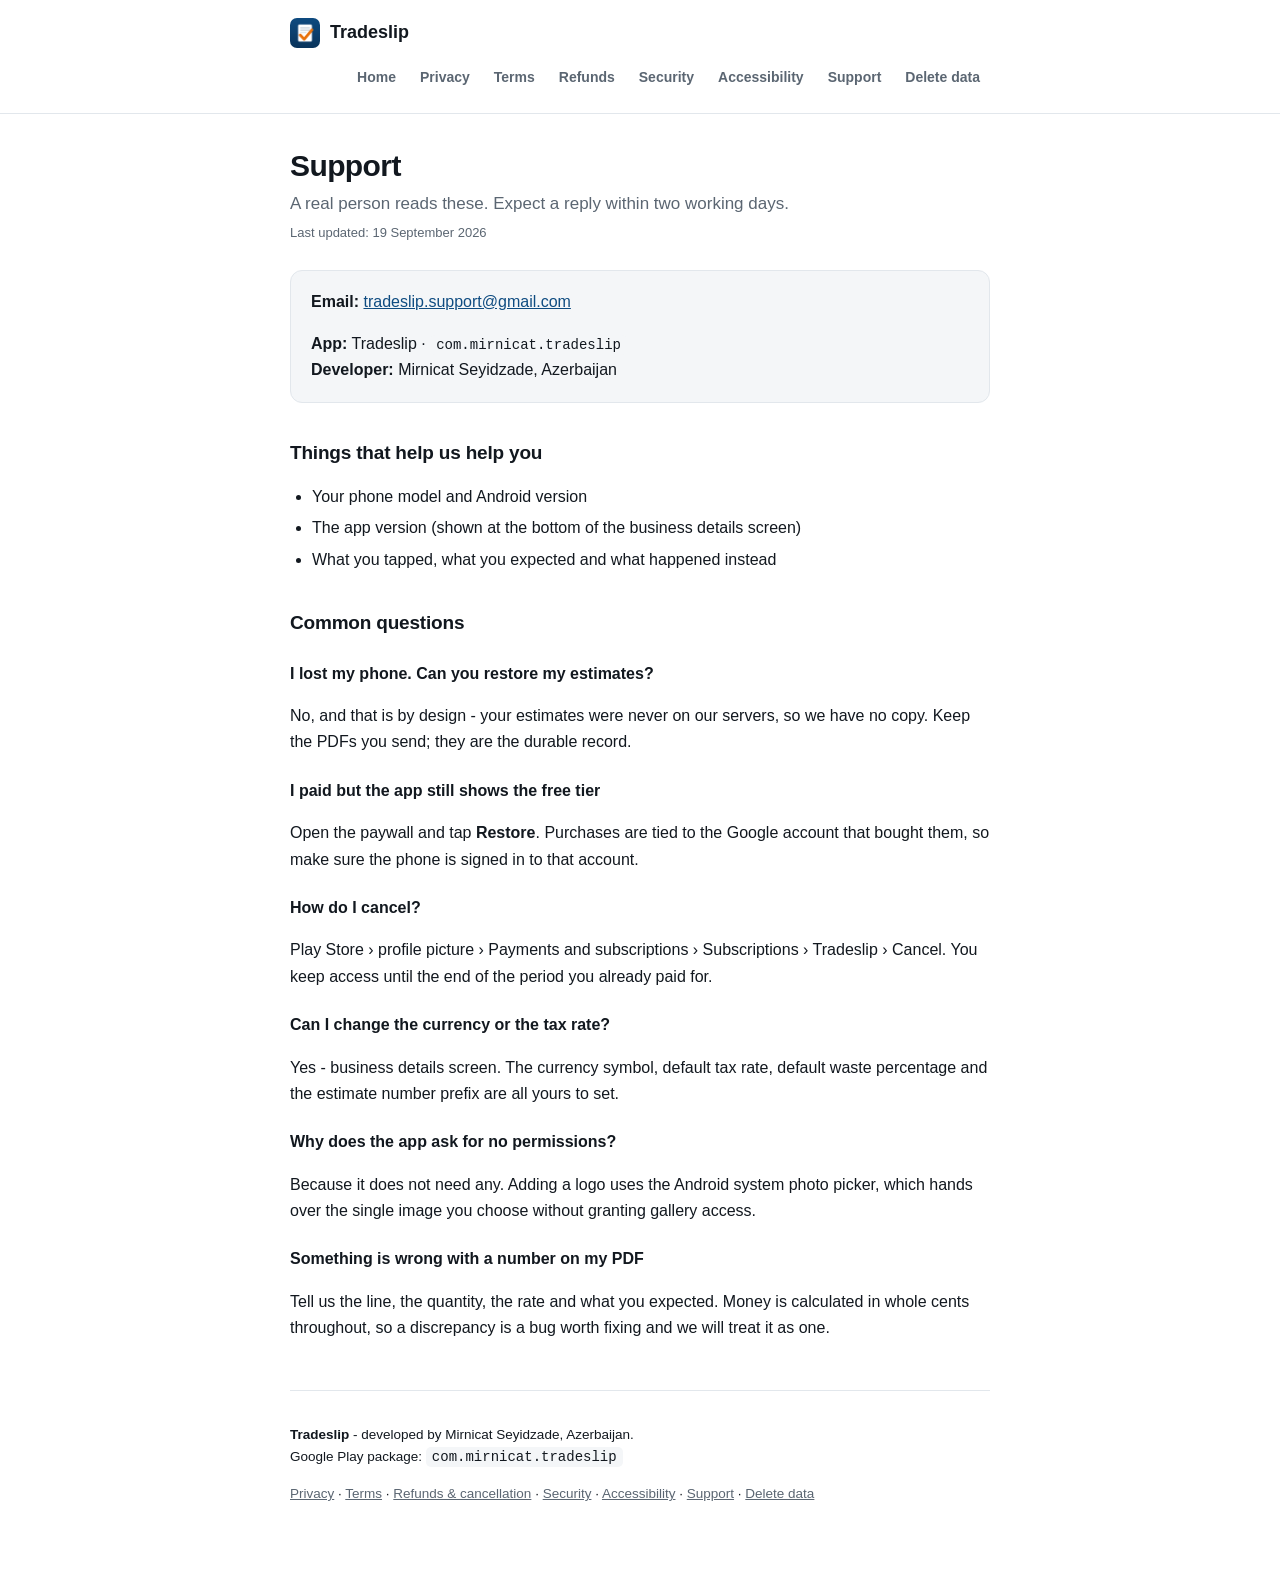
<file: support.html>
<!doctype html>
<html lang="en">
<head>
<meta charset="utf-8">
<meta name="viewport" content="width=device-width, initial-scale=1">
<title>Support - Tradeslip</title>
<meta name="description" content="Tradeslip - offline estimate and invoice app for trades. Support.">
<link rel="icon" href="icon.png">
<link rel="stylesheet" href="style.css">
</head>
<body>
<header><div class="bar">
  <a class="logo" href="./index.html"><img src="icon.png" alt=""> Tradeslip</a>
  <nav>
    <a href="./index.html">Home</a>
    <a href="./privacy.html">Privacy</a>
    <a href="./terms.html">Terms</a>
    <a href="./refunds.html">Refunds</a>
    <a href="./security.html">Security</a>
    <a href="./accessibility.html">Accessibility</a>
    <a href="./support.html">Support</a>
    <a href="./delete-data.html">Delete data</a>
  </nav>
</div></header>
<main class="wrap">

<h1>Support</h1>
<p class="lede">A real person reads these. Expect a reply within two working days.</p>
<p class="updated">Last updated: 19 September 2026</p>

<div class="card">
<p><strong>Email:</strong> <a href="mailto:tradeslip.support@gmail.com">tradeslip.support@gmail.com</a></p>
<p><strong>App:</strong> Tradeslip &middot; <code>com.mirnicat.tradeslip</code><br>
<strong>Developer:</strong> Mirnicat Seyidzade, Azerbaijan</p>
</div>

<h2>Things that help us help you</h2>
<ul>
<li>Your phone model and Android version</li>
<li>The app version (shown at the bottom of the business details screen)</li>
<li>What you tapped, what you expected and what happened instead</li>
</ul>

<h2>Common questions</h2>

<h3>I lost my phone. Can you restore my estimates?</h3>
<p>No, and that is by design - your estimates were never on our servers, so we have
no copy. Keep the PDFs you send; they are the durable record.</p>

<h3>I paid but the app still shows the free tier</h3>
<p>Open the paywall and tap <strong>Restore</strong>. Purchases are tied to the Google account
that bought them, so make sure the phone is signed in to that account.</p>

<h3>How do I cancel?</h3>
<p>Play Store &rsaquo; profile picture &rsaquo; Payments and subscriptions &rsaquo; Subscriptions &rsaquo;
Tradeslip &rsaquo; Cancel. You keep access until the end of the period you already paid for.</p>

<h3>Can I change the currency or the tax rate?</h3>
<p>Yes - business details screen. The currency symbol, default tax rate, default
waste percentage and the estimate number prefix are all yours to set.</p>

<h3>Why does the app ask for no permissions?</h3>
<p>Because it does not need any. Adding a logo uses the Android system photo picker,
which hands over the single image you choose without granting gallery access.</p>

<h3>Something is wrong with a number on my PDF</h3>
<p>Tell us the line, the quantity, the rate and what you expected. Money is
calculated in whole cents throughout, so a discrepancy is a bug worth fixing and
we will treat it as one.</p>

<footer>
  <p><strong>Tradeslip</strong> - developed by Mirnicat Seyidzade, Azerbaijan.<br>
  Google Play package: <code>com.mirnicat.tradeslip</code></p>
  <p><a href="./privacy.html">Privacy</a> &middot; <a href="./terms.html">Terms</a> &middot;
     <a href="./refunds.html">Refunds &amp; cancellation</a> &middot;
     <a href="./security.html">Security</a> &middot;
     <a href="./accessibility.html">Accessibility</a> &middot;
     <a href="./support.html">Support</a> &middot; <a href="./delete-data.html">Delete data</a></p>
</footer>
</main>
</body>
</html>
</file>
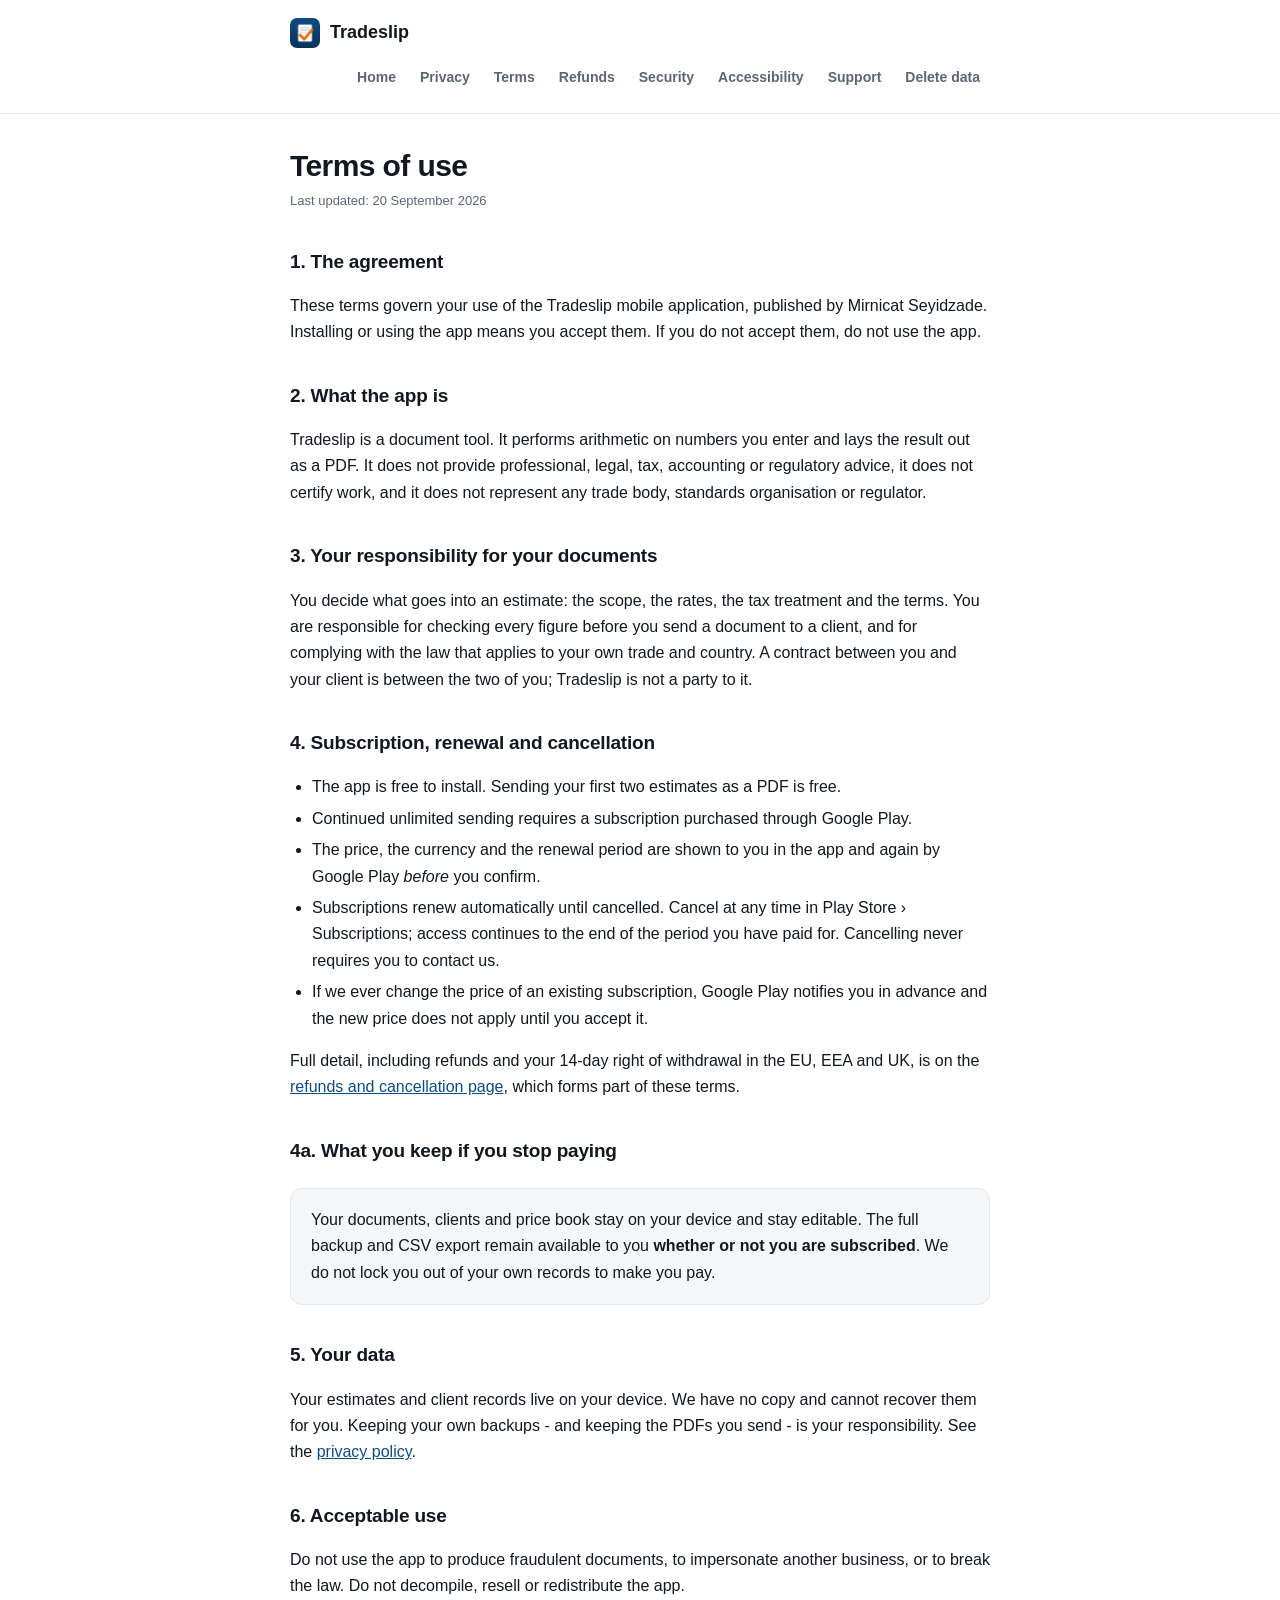
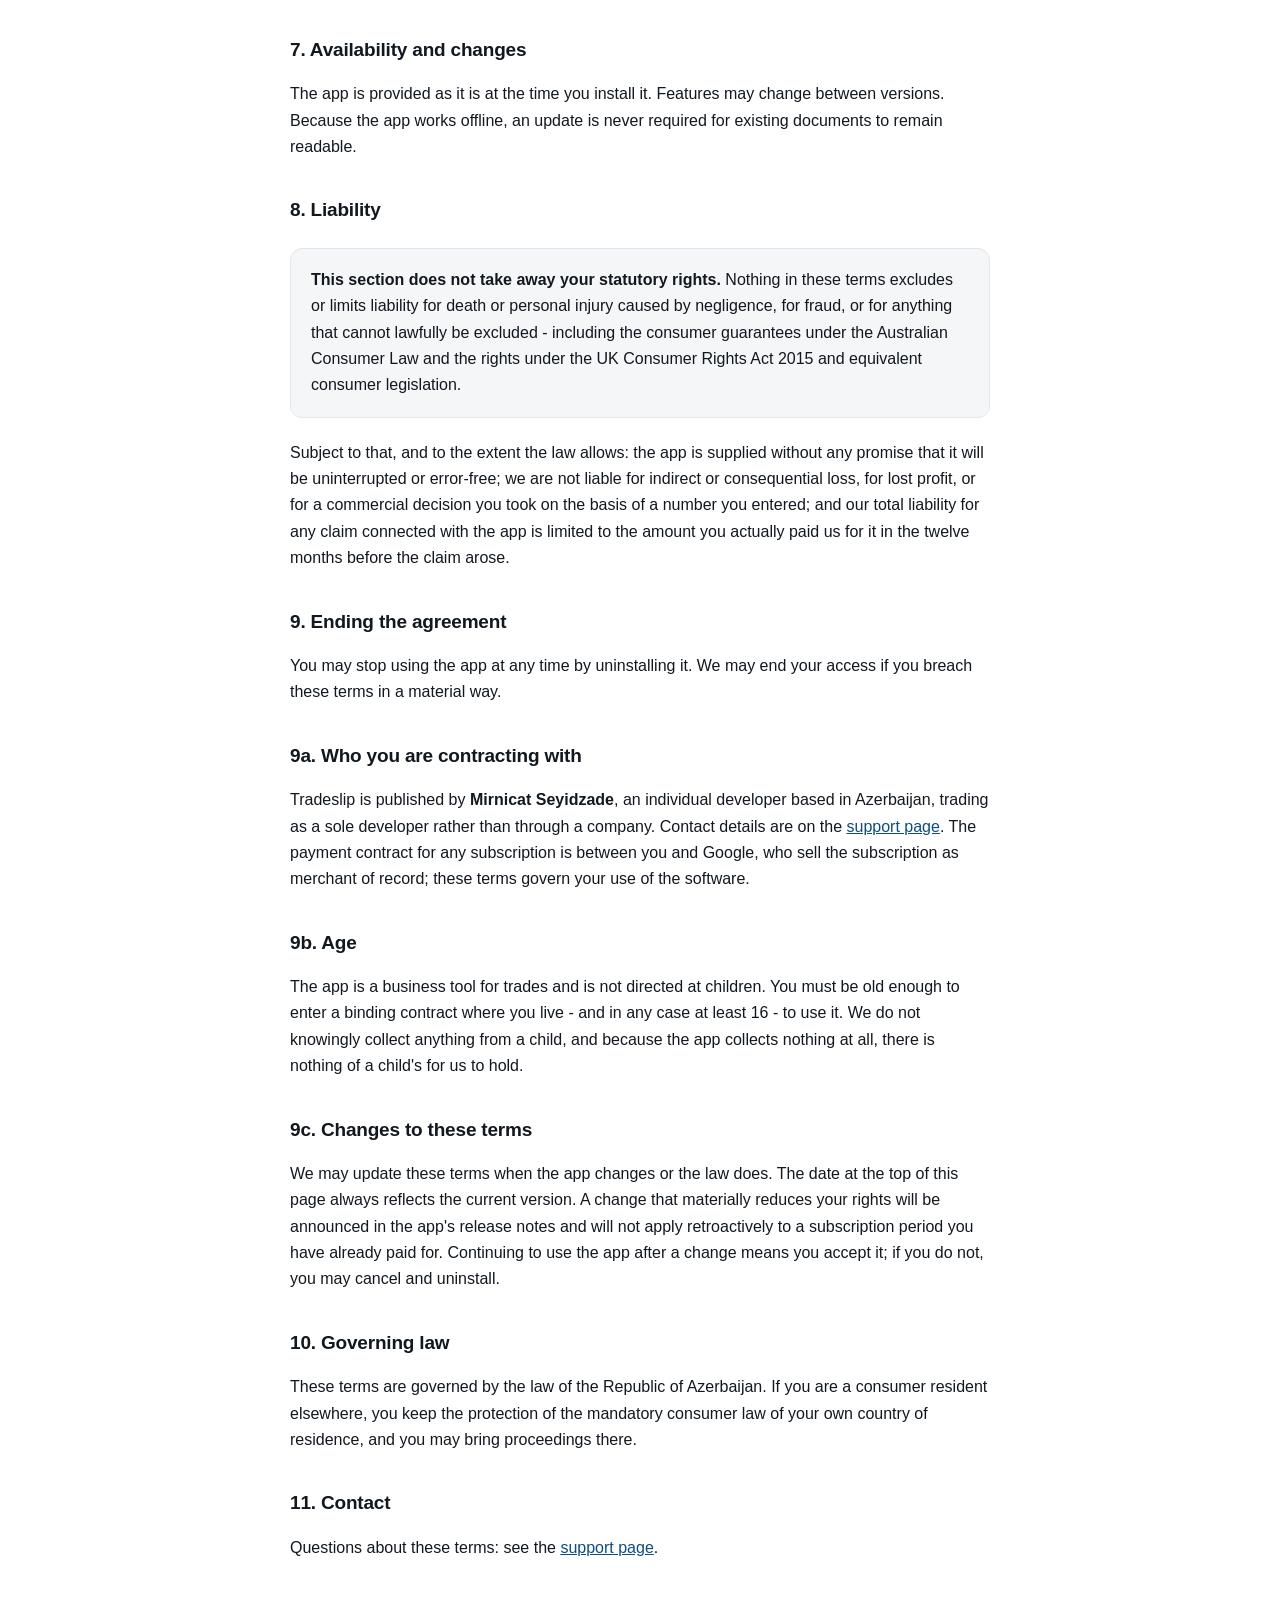
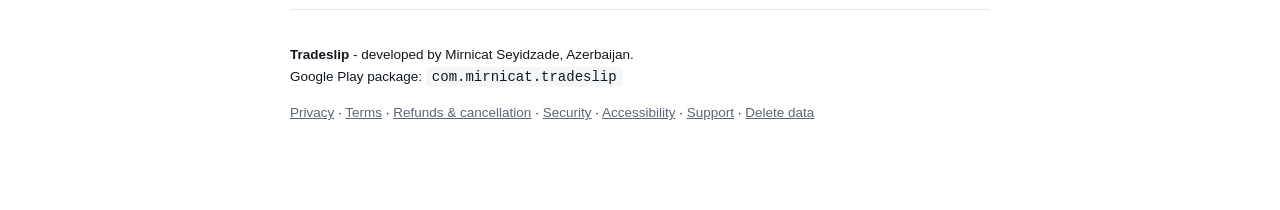
<file: terms.html>
<!doctype html>
<html lang="en">
<head>
<meta charset="utf-8">
<meta name="viewport" content="width=device-width, initial-scale=1">
<title>Terms of use - Tradeslip</title>
<meta name="description" content="Tradeslip - offline estimate and invoice app for trades. Terms of use.">
<link rel="icon" href="icon.png">
<link rel="stylesheet" href="style.css">
</head>
<body>
<header><div class="bar">
  <a class="logo" href="./index.html"><img src="icon.png" alt=""> Tradeslip</a>
  <nav>
    <a href="./index.html">Home</a>
    <a href="./privacy.html">Privacy</a>
    <a href="./terms.html">Terms</a>
    <a href="./refunds.html">Refunds</a>
    <a href="./security.html">Security</a>
    <a href="./accessibility.html">Accessibility</a>
    <a href="./support.html">Support</a>
    <a href="./delete-data.html">Delete data</a>
  </nav>
</div></header>
<main class="wrap">

<h1>Terms of use</h1>
<p class="updated">Last updated: 20 September 2026</p>

<h2>1. The agreement</h2>
<p>These terms govern your use of the Tradeslip mobile application, published by
Mirnicat Seyidzade. Installing or using the app means you accept them. If you do
not accept them, do not use the app.</p>

<h2>2. What the app is</h2>
<p>Tradeslip is a document tool. It performs arithmetic on numbers you enter and
lays the result out as a PDF. It does not provide professional, legal, tax,
accounting or regulatory advice, it does not certify work, and it does not represent
any trade body, standards organisation or regulator.</p>

<h2>3. Your responsibility for your documents</h2>
<p>You decide what goes into an estimate: the scope, the rates, the tax treatment
and the terms. You are responsible for checking every figure before you send a
document to a client, and for complying with the law that applies to your own
trade and country. A contract between you and your client is between the two of
you; Tradeslip is not a party to it.</p>

<h2>4. Subscription, renewal and cancellation</h2>
<ul>
<li>The app is free to install. Sending your first two estimates as a PDF is free.</li>
<li>Continued unlimited sending requires a subscription purchased through Google Play.</li>
<li>The price, the currency and the renewal period are shown to you in the app and
    again by Google Play <em>before</em> you confirm.</li>
<li>Subscriptions renew automatically until cancelled. Cancel at any time in
    Play Store &rsaquo; Subscriptions; access continues to the end of the period you
    have paid for. Cancelling never requires you to contact us.</li>
<li>If we ever change the price of an existing subscription, Google Play notifies you
    in advance and the new price does not apply until you accept it.</li>
</ul>
<p>Full detail, including refunds and your 14-day right of withdrawal in the EU, EEA and
UK, is on the <a href="./refunds.html">refunds and cancellation page</a>, which forms
part of these terms.</p>

<h2>4a. What you keep if you stop paying</h2>
<div class="card">
<p>Your documents, clients and price book stay on your device and stay editable.
The full backup and CSV export remain available to you <strong>whether or not you are
subscribed</strong>. We do not lock you out of your own records to make you pay.</p>
</div>

<h2>5. Your data</h2>
<p>Your estimates and client records live on your device. We have no copy and cannot
recover them for you. Keeping your own backups - and keeping the PDFs you send - is
your responsibility. See the <a href="./privacy.html">privacy policy</a>.</p>

<h2>6. Acceptable use</h2>
<p>Do not use the app to produce fraudulent documents, to impersonate another
business, or to break the law. Do not decompile, resell or redistribute the app.</p>

<h2>7. Availability and changes</h2>
<p>The app is provided as it is at the time you install it. Features may change
between versions. Because the app works offline, an update is never required for
existing documents to remain readable.</p>

<h2>8. Liability</h2>
<div class="card">
<p><strong>This section does not take away your statutory rights.</strong> Nothing in these
terms excludes or limits liability for death or personal injury caused by
negligence, for fraud, or for anything that cannot lawfully be excluded - including
the consumer guarantees under the Australian Consumer Law and the rights under the
UK Consumer Rights Act 2015 and equivalent consumer legislation.</p>
</div>
<p>Subject to that, and to the extent the law allows: the app is supplied without
any promise that it will be uninterrupted or error-free; we are not liable for
indirect or consequential loss, for lost profit, or for a commercial decision you
took on the basis of a number you entered; and our total liability for any claim
connected with the app is limited to the amount you actually paid us for it in the
twelve months before the claim arose.</p>

<h2>9. Ending the agreement</h2>
<p>You may stop using the app at any time by uninstalling it. We may end your access
if you breach these terms in a material way.</p>

<h2>9a. Who you are contracting with</h2>
<p>Tradeslip is published by <strong>Mirnicat Seyidzade</strong>, an individual
developer based in Azerbaijan, trading as a sole developer rather than through a
company. Contact details are on the <a href="./support.html">support page</a>. The
payment contract for any subscription is between you and Google, who sell the
subscription as merchant of record; these terms govern your use of the software.</p>

<h2>9b. Age</h2>
<p>The app is a business tool for trades and is not directed at children. You must be
old enough to enter a binding contract where you live - and in any case at least 16 -
to use it. We do not knowingly collect anything from a child, and because the app
collects nothing at all, there is nothing of a child's for us to hold.</p>

<h2>9c. Changes to these terms</h2>
<p>We may update these terms when the app changes or the law does. The date at the top
of this page always reflects the current version. A change that materially reduces your
rights will be announced in the app's release notes and will not apply retroactively to
a subscription period you have already paid for. Continuing to use the app after a
change means you accept it; if you do not, you may cancel and uninstall.</p>

<h2>10. Governing law</h2>
<p>These terms are governed by the law of the Republic of Azerbaijan. If you are a
consumer resident elsewhere, you keep the protection of the mandatory consumer law
of your own country of residence, and you may bring proceedings there.</p>

<h2>11. Contact</h2>
<p>Questions about these terms: see the <a href="./support.html">support page</a>.</p>

<footer>
  <p><strong>Tradeslip</strong> - developed by Mirnicat Seyidzade, Azerbaijan.<br>
  Google Play package: <code>com.mirnicat.tradeslip</code></p>
  <p><a href="./privacy.html">Privacy</a> &middot; <a href="./terms.html">Terms</a> &middot;
     <a href="./refunds.html">Refunds &amp; cancellation</a> &middot;
     <a href="./security.html">Security</a> &middot;
     <a href="./accessibility.html">Accessibility</a> &middot;
     <a href="./support.html">Support</a> &middot; <a href="./delete-data.html">Delete data</a></p>
</footer>
</main>
</body>
</html>
</file>
<file: style.css>
:root{
  --ink:#12181f; --muted:#5b6672; --rule:#e2e7ec; --bg:#ffffff;
  --soft:#f4f6f8; --accent:#0f4c81; --signal:#e8710a;
}
@media (prefers-color-scheme: dark){
  :root{ --ink:#e9eef3; --muted:#9aa5b1; --rule:#25303b; --bg:#0d1319;
         --soft:#151d25; --accent:#5aa2dd; }
}
*{box-sizing:border-box}
html{-webkit-text-size-adjust:100%}
body{
  margin:0; background:var(--bg); color:var(--ink);
  font:16px/1.65 -apple-system,BlinkMacSystemFont,"Segoe UI",Roboto,Helvetica,Arial,sans-serif;
}
.wrap{max-width:740px; margin:0 auto; padding:0 20px 72px}
header{border-bottom:1px solid var(--rule); margin-bottom:34px}
.bar{max-width:740px;margin:0 auto;padding:18px 20px;display:flex;align-items:center;gap:12px;flex-wrap:wrap}
.logo{display:flex;align-items:center;gap:10px;text-decoration:none;color:inherit;font-weight:800;font-size:18px}
.logo img{width:30px;height:30px;border-radius:7px;display:block}
nav{margin-left:auto;display:flex;gap:4px;flex-wrap:wrap}
nav a{color:var(--muted);text-decoration:none;font-size:14px;font-weight:600;padding:6px 10px;border-radius:6px}
nav a:hover,nav a[aria-current="page"]{color:var(--ink);background:var(--soft)}
h1{font-size:30px;line-height:1.2;margin:0 0 6px;letter-spacing:-.02em}
h2{font-size:19px;margin:34px 0 10px;letter-spacing:-.01em}
h3{font-size:16px;margin:22px 0 6px}
p,li{color:var(--ink)}
.lede{color:var(--muted);font-size:17px;margin:0 0 4px}
.updated{color:var(--muted);font-size:13px;margin:0 0 26px}
.card{background:var(--soft);border:1px solid var(--rule);border-radius:12px;padding:18px 20px;margin:22px 0}
.card p:last-child,.card ul:last-child{margin-bottom:0}
.card p:first-child{margin-top:0}
table{width:100%;border-collapse:collapse;margin:16px 0;font-size:15px}
th,td{text-align:left;padding:10px 12px;border-bottom:1px solid var(--rule);vertical-align:top}
th{font-size:12px;text-transform:uppercase;letter-spacing:.06em;color:var(--muted)}
code{background:var(--soft);padding:2px 6px;border-radius:5px;font-size:14px}
a{color:var(--accent)}
footer{border-top:1px solid var(--rule);margin-top:48px;padding-top:20px;color:var(--muted);font-size:13.5px}
footer a{color:var(--muted)}
.tag{display:inline-block;background:var(--signal);color:#fff;font-size:11px;font-weight:800;
     letter-spacing:.06em;padding:3px 9px;border-radius:20px;text-transform:uppercase}
ul{padding-left:22px}
li{margin:5px 0}
</file>
